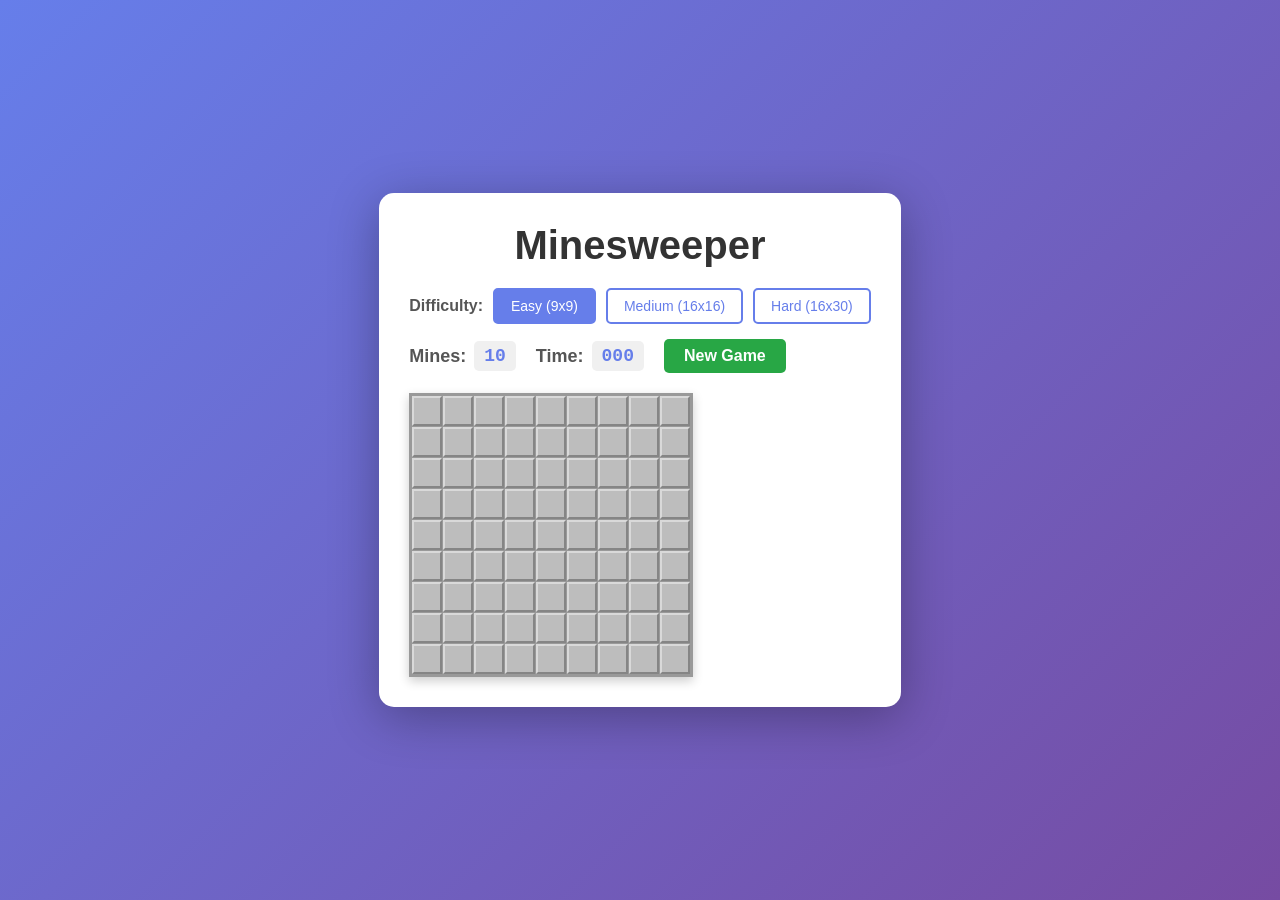
<file: index.html>
<!DOCTYPE html>
<html lang="en">
<head>
    <meta charset="UTF-8">
    <meta name="viewport" content="width=device-width, initial-scale=1.0">
    <title>Minesweeper Game</title>
    <link rel="stylesheet" href="style.css">
</head>
<body>
    <div class="container">
        <h1>Minesweeper</h1>

        <div class="controls">
            <div class="difficulty">
                <label>Difficulty:</label>
                <button id="easy" class="diff-btn active">Easy (9x9)</button>
                <button id="medium" class="diff-btn">Medium (16x16)</button>
                <button id="hard" class="diff-btn">Hard (16x30)</button>
            </div>

            <div class="game-info">
                <div class="info-item">
                    <span class="label">Mines:</span>
                    <span id="mines-count">10</span>
                </div>
                <div class="info-item">
                    <span class="label">Time:</span>
                    <span id="timer">000</span>
                </div>
                <button id="restart" class="restart-btn">New Game</button>
            </div>
        </div>

        <div id="game-board" class="game-board"></div>

        <div id="game-message" class="game-message hidden"></div>
    </div>

    <script src="script.js"></script>
</body>
</html>
</file>
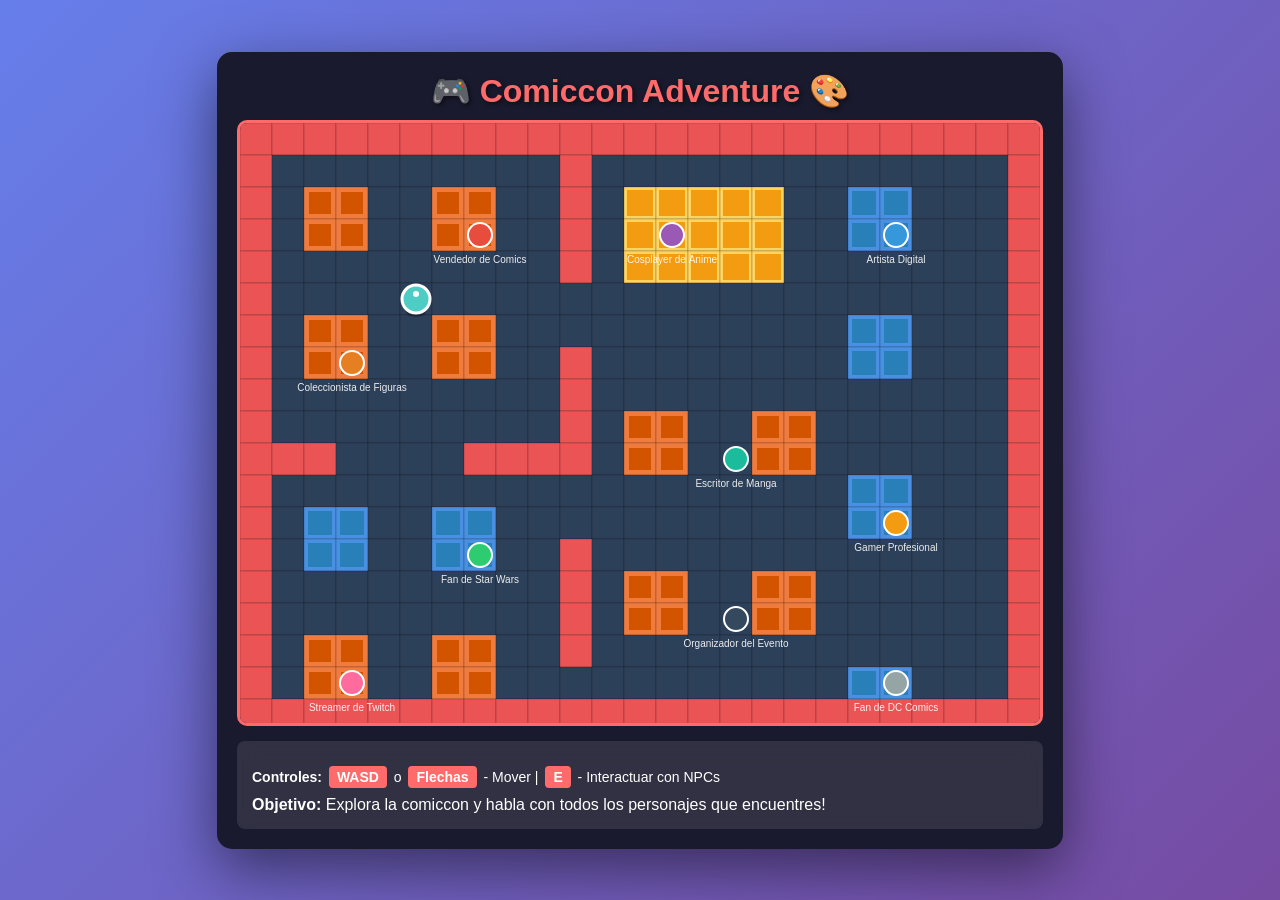
<file: comiccon-game.html>
<!DOCTYPE html>
<html lang="es">
<head>
    <meta charset="UTF-8">
    <meta name="viewport" content="width=device-width, initial-scale=1.0">
    <title>Comiccon Adventure - Mundo Abierto</title>
    <style>
        * {
            margin: 0;
            padding: 0;
            box-sizing: border-box;
        }

        body {
            font-family: 'Arial', sans-serif;
            background: linear-gradient(135deg, #667eea 0%, #764ba2 100%);
            display: flex;
            justify-content: center;
            align-items: center;
            min-height: 100vh;
            overflow: hidden;
        }

        #gameContainer {
            background: #1a1a2e;
            border-radius: 15px;
            box-shadow: 0 20px 60px rgba(0, 0, 0, 0.5);
            padding: 20px;
            max-width: 95vw;
        }

        #gameCanvas {
            border: 3px solid #ff6b6b;
            border-radius: 10px;
            background: #0f3460;
            display: block;
        }

        #gameInfo {
            color: white;
            margin-top: 15px;
            padding: 15px;
            background: rgba(255, 255, 255, 0.1);
            border-radius: 8px;
            backdrop-filter: blur(10px);
        }

        #dialogBox {
            display: none;
            position: absolute;
            bottom: 80px;
            left: 50%;
            transform: translateX(-50%);
            background: rgba(26, 26, 46, 0.95);
            border: 3px solid #ff6b6b;
            border-radius: 15px;
            padding: 20px;
            max-width: 600px;
            color: white;
            box-shadow: 0 10px 30px rgba(0, 0, 0, 0.7);
        }

        #dialogBox.active {
            display: block;
            animation: slideUp 0.3s ease-out;
        }

        @keyframes slideUp {
            from {
                transform: translateX(-50%) translateY(20px);
                opacity: 0;
            }
            to {
                transform: translateX(-50%) translateY(0);
                opacity: 1;
            }
        }

        #npcName {
            font-size: 18px;
            font-weight: bold;
            color: #ff6b6b;
            margin-bottom: 10px;
        }

        #dialogText {
            font-size: 16px;
            line-height: 1.6;
            margin-bottom: 10px;
        }

        #dialogHint {
            font-size: 12px;
            color: #aaa;
            text-align: right;
        }

        .controls {
            margin-top: 10px;
            font-size: 14px;
        }

        .key {
            display: inline-block;
            background: #ff6b6b;
            padding: 3px 8px;
            border-radius: 4px;
            margin: 0 3px;
            font-weight: bold;
        }

        h1 {
            color: #ff6b6b;
            text-align: center;
            margin-bottom: 10px;
            text-shadow: 2px 2px 4px rgba(0, 0, 0, 0.5);
        }
    </style>
</head>
<body>
    <div id="gameContainer">
        <h1>🎮 Comiccon Adventure 🎨</h1>
        <canvas id="gameCanvas" width="800" height="600"></canvas>
        <div id="gameInfo">
            <div class="controls">
                <strong>Controles:</strong>
                <span class="key">WASD</span> o <span class="key">Flechas</span> - Mover |
                <span class="key">E</span> - Interactuar con NPCs
            </div>
            <div style="margin-top: 8px;">
                <strong>Objetivo:</strong> Explora la comiccon y habla con todos los personajes que encuentres!
            </div>
        </div>
    </div>

    <div id="dialogBox">
        <div id="npcName"></div>
        <div id="dialogText"></div>
        <div id="dialogHint">Presiona E para cerrar</div>
    </div>

    <script>
        // Configuración del juego
        const canvas = document.getElementById('gameCanvas');
        const ctx = canvas.getContext('2d');
        const TILE_SIZE = 32;
        const COLS = Math.floor(canvas.width / TILE_SIZE);
        const ROWS = Math.floor(canvas.height / TILE_SIZE);

        // Estado del juego
        const game = {
            player: {
                x: 5,
                y: 5,
                color: '#4ecdc4',
                speed: 1
            },
            keys: {},
            dialogActive: false,
            currentNPC: null,
            camera: { x: 0, y: 0 }
        };

        // Definición del mapa (0 = piso, 1 = pared/obstáculo, 2 = stand, 3 = escenario, 4 = mesa)
        const worldMap = [
            [1,1,1,1,1,1,1,1,1,1,1,1,1,1,1,1,1,1,1,1,1,1,1,1,1],
            [1,0,0,0,0,0,0,0,0,0,1,0,0,0,0,0,0,0,0,0,0,0,0,0,1],
            [1,0,2,2,0,0,2,2,0,0,1,0,3,3,3,3,3,0,0,4,4,0,0,0,1],
            [1,0,2,2,0,0,2,2,0,0,1,0,3,3,3,3,3,0,0,4,4,0,0,0,1],
            [1,0,0,0,0,0,0,0,0,0,1,0,3,3,3,3,3,0,0,0,0,0,0,0,1],
            [1,0,0,0,0,0,0,0,0,0,0,0,0,0,0,0,0,0,0,0,0,0,0,0,1],
            [1,0,2,2,0,0,2,2,0,0,0,0,0,0,0,0,0,0,0,4,4,0,0,0,1],
            [1,0,2,2,0,0,2,2,0,0,1,0,0,0,0,0,0,0,0,4,4,0,0,0,1],
            [1,0,0,0,0,0,0,0,0,0,1,0,0,0,0,0,0,0,0,0,0,0,0,0,1],
            [1,0,0,0,0,0,0,0,0,0,1,0,2,2,0,0,2,2,0,0,0,0,0,0,1],
            [1,1,1,0,0,0,0,1,1,1,1,0,2,2,0,0,2,2,0,0,0,0,0,0,1],
            [1,0,0,0,0,0,0,0,0,0,0,0,0,0,0,0,0,0,0,4,4,0,0,0,1],
            [1,0,4,4,0,0,4,4,0,0,0,0,0,0,0,0,0,0,0,4,4,0,0,0,1],
            [1,0,4,4,0,0,4,4,0,0,1,0,0,0,0,0,0,0,0,0,0,0,0,0,1],
            [1,0,0,0,0,0,0,0,0,0,1,0,2,2,0,0,2,2,0,0,0,0,0,0,1],
            [1,0,0,0,0,0,0,0,0,0,1,0,2,2,0,0,2,2,0,0,0,0,0,0,1],
            [1,0,2,2,0,0,2,2,0,0,1,0,0,0,0,0,0,0,0,0,0,0,0,0,1],
            [1,0,2,2,0,0,2,2,0,0,0,0,0,0,0,0,0,0,0,4,4,0,0,0,1],
            [1,1,1,1,1,1,1,1,1,1,1,1,1,1,1,1,1,1,1,1,1,1,1,1,1]
        ];

        // Colores para diferentes tipos de tiles
        const tileColors = {
            0: '#2d4059',  // Piso
            1: '#ea5455',  // Pared
            2: '#f07b3f',  // Stand
            3: '#ffd460',  // Escenario
            4: '#4a90e2'   // Mesa
        };

        // NPCs en la comiccon
        const npcs = [
            {
                x: 7, y: 3,
                name: 'Vendedor de Comics',
                color: '#e74c3c',
                dialog: '¡Bienvenido a mi stand! Tengo los mejores comics de superhéroes. ¿Sabías que el primer comic de Superman se vendió por 3 millones de dólares? 🦸‍♂️'
            },
            {
                x: 13, y: 3,
                name: 'Cosplayer de Anime',
                color: '#9b59b6',
                dialog: '¡Konnichiwa! Me tomó 3 meses hacer este cosplay de mi personaje favorito. ¿Te gusta el anime? ¡Este evento es increíble! 🎌'
            },
            {
                x: 20, y: 3,
                name: 'Artista Digital',
                color: '#3498db',
                dialog: 'Estoy dibujando comisiones en vivo. Me especializo en arte digital de personajes. ¡Si quieres un retrato tuyo como superhéroe, avísame! 🎨'
            },
            {
                x: 3, y: 7,
                name: 'Coleccionista de Figuras',
                color: '#e67e22',
                dialog: 'Tengo más de 500 figuras en casa. Estas que ves aquí son ediciones limitadas muy raras. ¡Algunas valen más de $1000! 🗿'
            },
            {
                x: 15, y: 10,
                name: 'Escritor de Manga',
                color: '#1abc9c',
                dialog: 'Estoy promocionando mi nuevo manga. Se trata de un mundo donde los sueños se vuelven realidad. ¿Te gustaría leer el primer capítulo? 📚'
            },
            {
                x: 20, y: 12,
                name: 'Gamer Profesional',
                color: '#f39c12',
                dialog: 'Juego profesionalmente desde hace 5 años. Aquí estoy representando a mi equipo. ¿Juegas videojuegos? ¡Deberías unirte a nuestro torneo! 🎮'
            },
            {
                x: 7, y: 13,
                name: 'Fan de Star Wars',
                color: '#2ecc71',
                dialog: '¡Que la fuerza te acompañe! He visto todas las películas al menos 20 veces. Mi sable de luz es réplica exacta de la película. ⭐'
            },
            {
                x: 15, y: 15,
                name: 'Organizador del Evento',
                color: '#34495e',
                dialog: 'Gracias por venir a nuestra comiccon. Tenemos más de 2000 asistentes este año. ¡Espero que disfrutes todos los stands y actividades! 🎪'
            },
            {
                x: 3, y: 17,
                name: 'Streamer de Twitch',
                color: '#ff6b9d',
                dialog: '¡Estoy haciendo stream en vivo desde la comiccon! Tengo 50k seguidores. Si me ayudas a encontrar contenido interesante, te doy un shoutout. 📱'
            },
            {
                x: 20, y: 17,
                name: 'Fan de DC Comics',
                color: '#95a5a6',
                dialog: 'Batman es el mejor superhéroe, punto. No tiene superpoderes pero aún así salva el mundo. ¡Eso es lo que lo hace especial! 🦇'
            }
        ];

        // Sistema de Input
        document.addEventListener('keydown', (e) => {
            game.keys[e.key.toLowerCase()] = true;

            // Interacción con NPCs
            if (e.key.toLowerCase() === 'e') {
                if (game.dialogActive) {
                    closeDialog();
                } else {
                    checkNPCInteraction();
                }
            }
        });

        document.addEventListener('keyup', (e) => {
            game.keys[e.key.toLowerCase()] = false;
        });

        // Movimiento del jugador
        function updatePlayer() {
            if (game.dialogActive) return;

            const oldX = game.player.x;
            const oldY = game.player.y;

            // Movimiento con WASD o flechas
            if (game.keys['w'] || game.keys['arrowup']) {
                game.player.y -= game.player.speed;
            }
            if (game.keys['s'] || game.keys['arrowdown']) {
                game.player.y += game.player.speed;
            }
            if (game.keys['a'] || game.keys['arrowleft']) {
                game.player.x -= game.player.speed;
            }
            if (game.keys['d'] || game.keys['arrowright']) {
                game.player.x += game.player.speed;
            }

            // Verificar colisiones con el mapa
            if (isColliding(game.player.x, game.player.y)) {
                game.player.x = oldX;
                game.player.y = oldY;
            }

            // Verificar colisiones con NPCs
            for (let npc of npcs) {
                if (isCollidingWithNPC(game.player.x, game.player.y, npc)) {
                    game.player.x = oldX;
                    game.player.y = oldY;
                    break;
                }
            }

            // Mantener al jugador dentro de los límites
            game.player.x = Math.max(0, Math.min(worldMap[0].length - 1, game.player.x));
            game.player.y = Math.max(0, Math.min(worldMap.length - 1, game.player.y));
        }

        // Detectar colisiones con el mapa
        function isColliding(x, y) {
            const gridX = Math.floor(x);
            const gridY = Math.floor(y);

            if (gridY < 0 || gridY >= worldMap.length || gridX < 0 || gridX >= worldMap[0].length) {
                return true;
            }

            return worldMap[gridY][gridX] === 1;
        }

        // Detectar colisiones con NPCs
        function isCollidingWithNPC(x, y, npc) {
            const distance = Math.sqrt(Math.pow(x - npc.x, 2) + Math.pow(y - npc.y, 2));
            return distance < 0.8;
        }

        // Verificar interacción con NPCs
        function checkNPCInteraction() {
            for (let npc of npcs) {
                const distance = Math.sqrt(
                    Math.pow(game.player.x - npc.x, 2) +
                    Math.pow(game.player.y - npc.y, 2)
                );

                if (distance < 1.5) {
                    showDialog(npc);
                    return;
                }
            }
        }

        // Mostrar diálogo
        function showDialog(npc) {
            game.dialogActive = true;
            game.currentNPC = npc;

            const dialogBox = document.getElementById('dialogBox');
            const npcName = document.getElementById('npcName');
            const dialogText = document.getElementById('dialogText');

            npcName.textContent = npc.name;
            dialogText.textContent = npc.dialog;
            dialogBox.classList.add('active');
        }

        // Cerrar diálogo
        function closeDialog() {
            game.dialogActive = false;
            game.currentNPC = null;

            const dialogBox = document.getElementById('dialogBox');
            dialogBox.classList.remove('active');
        }

        // Renderizar el mapa
        function drawMap() {
            for (let row = 0; row < worldMap.length; row++) {
                for (let col = 0; col < worldMap[row].length; col++) {
                    const tile = worldMap[row][col];
                    const x = col * TILE_SIZE;
                    const y = row * TILE_SIZE;

                    ctx.fillStyle = tileColors[tile];
                    ctx.fillRect(x, y, TILE_SIZE, TILE_SIZE);

                    // Bordes de tiles
                    ctx.strokeStyle = 'rgba(0, 0, 0, 0.2)';
                    ctx.lineWidth = 1;
                    ctx.strokeRect(x, y, TILE_SIZE, TILE_SIZE);

                    // Decoración extra para stands y escenario
                    if (tile === 2) {
                        ctx.fillStyle = '#d35400';
                        ctx.fillRect(x + 5, y + 5, TILE_SIZE - 10, TILE_SIZE - 10);
                    } else if (tile === 3) {
                        ctx.fillStyle = '#f39c12';
                        ctx.fillRect(x + 3, y + 3, TILE_SIZE - 6, TILE_SIZE - 6);
                    } else if (tile === 4) {
                        ctx.fillStyle = '#2980b9';
                        ctx.fillRect(x + 4, y + 4, TILE_SIZE - 8, TILE_SIZE - 8);
                    }
                }
            }
        }

        // Renderizar NPCs
        function drawNPCs() {
            for (let npc of npcs) {
                const x = npc.x * TILE_SIZE;
                const y = npc.y * TILE_SIZE;

                // Cuerpo del NPC
                ctx.fillStyle = npc.color;
                ctx.beginPath();
                ctx.arc(x + TILE_SIZE/2, y + TILE_SIZE/2, 12, 0, Math.PI * 2);
                ctx.fill();

                // Borde
                ctx.strokeStyle = '#fff';
                ctx.lineWidth = 2;
                ctx.stroke();

                // Indicador de interacción si está cerca
                const distance = Math.sqrt(
                    Math.pow(game.player.x - npc.x, 2) +
                    Math.pow(game.player.y - npc.y, 2)
                );

                if (distance < 1.5) {
                    ctx.fillStyle = '#fff';
                    ctx.font = 'bold 14px Arial';
                    ctx.textAlign = 'center';
                    ctx.fillText('E', x + TILE_SIZE/2, y - 8);

                    // Indicador flotante
                    const bounce = Math.sin(Date.now() / 200) * 3;
                    ctx.fillStyle = 'rgba(255, 255, 255, 0.8)';
                    ctx.beginPath();
                    ctx.arc(x + TILE_SIZE/2, y - 20 + bounce, 4, 0, Math.PI * 2);
                    ctx.fill();
                }

                // Nombre del NPC (pequeño)
                ctx.fillStyle = 'rgba(255, 255, 255, 0.9)';
                ctx.font = '10px Arial';
                ctx.textAlign = 'center';
                ctx.fillText(npc.name, x + TILE_SIZE/2, y + TILE_SIZE + 12);
            }
        }

        // Renderizar jugador
        function drawPlayer() {
            const x = game.player.x * TILE_SIZE;
            const y = game.player.y * TILE_SIZE;

            // Sombra
            ctx.fillStyle = 'rgba(0, 0, 0, 0.3)';
            ctx.beginPath();
            ctx.ellipse(x + TILE_SIZE/2, y + TILE_SIZE - 3, 10, 5, 0, 0, Math.PI * 2);
            ctx.fill();

            // Cuerpo del jugador
            ctx.fillStyle = game.player.color;
            ctx.beginPath();
            ctx.arc(x + TILE_SIZE/2, y + TILE_SIZE/2, 14, 0, Math.PI * 2);
            ctx.fill();

            // Borde
            ctx.strokeStyle = '#fff';
            ctx.lineWidth = 3;
            ctx.stroke();

            // Indicador de dirección
            ctx.fillStyle = '#fff';
            ctx.beginPath();
            ctx.arc(x + TILE_SIZE/2, y + TILE_SIZE/2 - 5, 3, 0, Math.PI * 2);
            ctx.fill();
        }

        // Loop principal del juego
        function gameLoop() {
            // Limpiar canvas
            ctx.clearRect(0, 0, canvas.width, canvas.height);

            // Actualizar
            updatePlayer();

            // Renderizar
            drawMap();
            drawNPCs();
            drawPlayer();

            requestAnimationFrame(gameLoop);
        }

        // Iniciar el juego
        console.log('🎮 Comiccon Adventure - Juego iniciado!');
        console.log('Explora el mundo y habla con los NPCs usando la tecla E');
        gameLoop();
    </script>
</body>
</html>
</file>
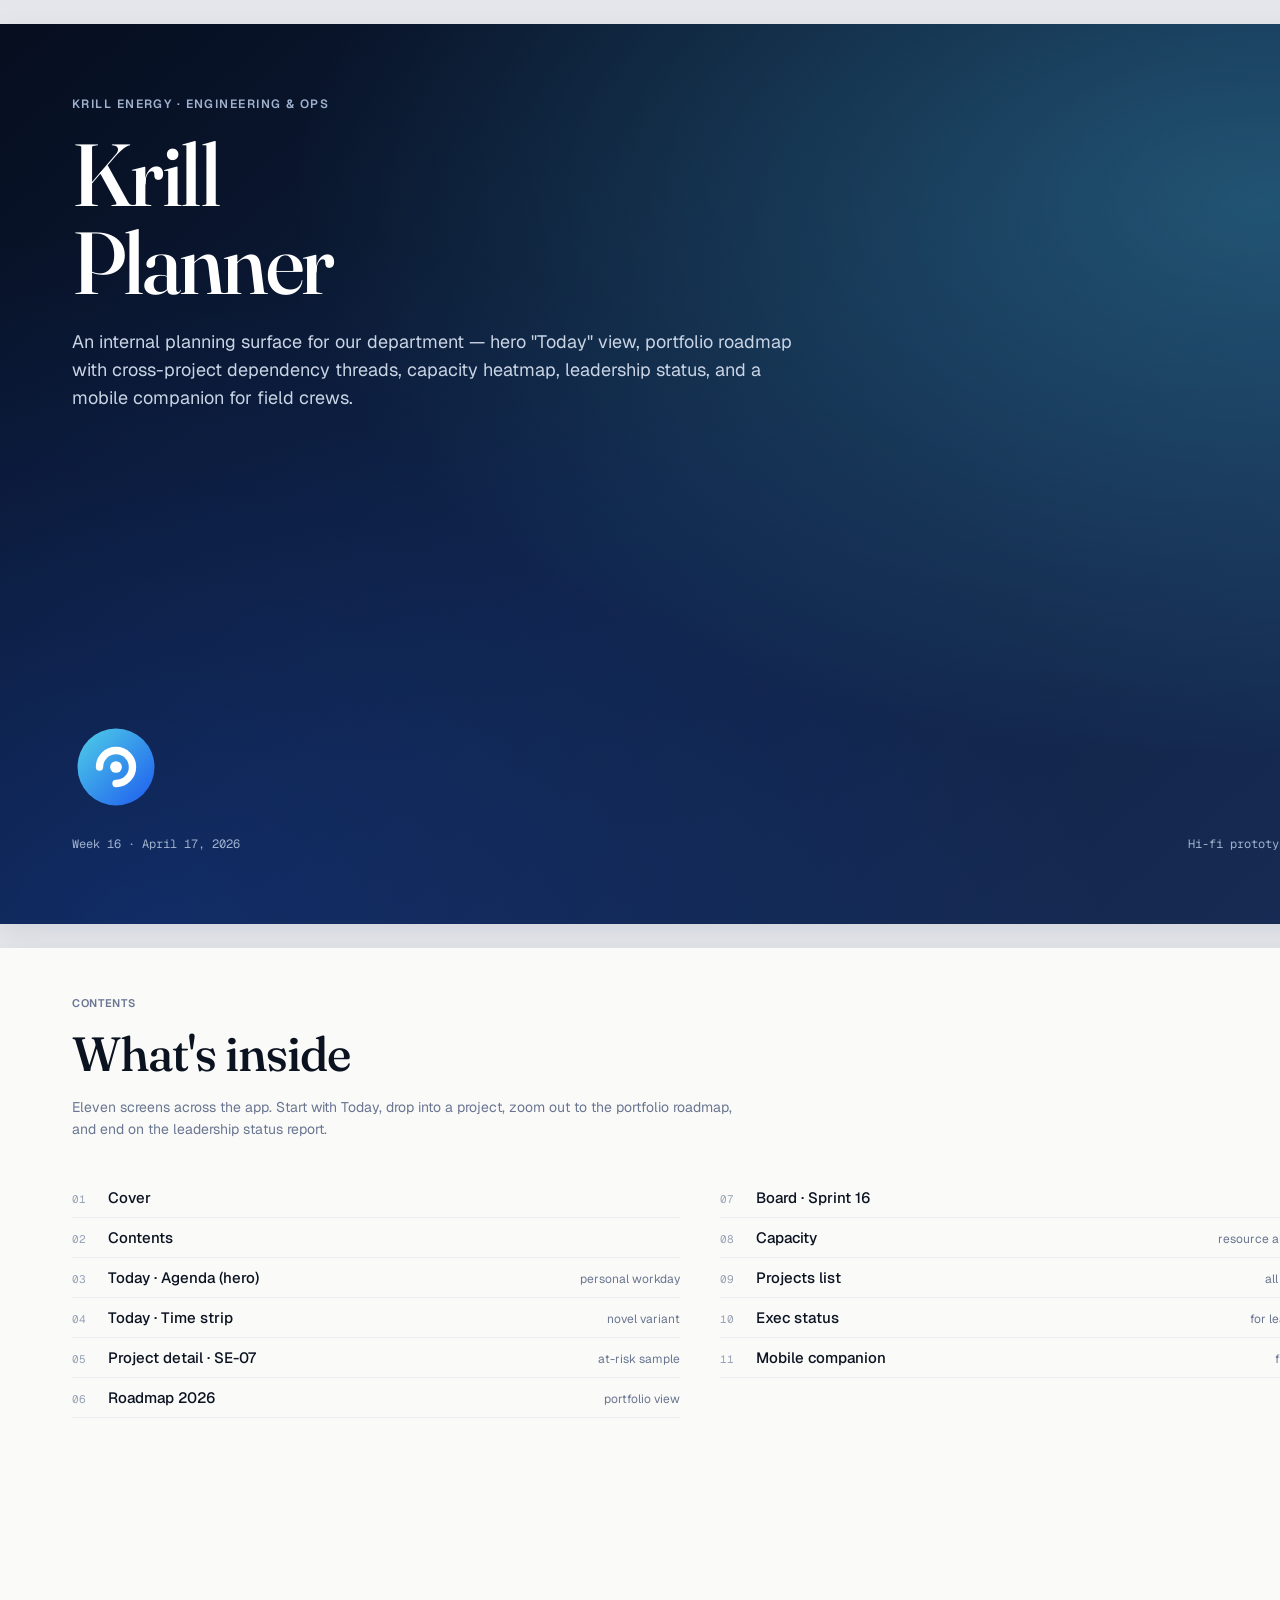
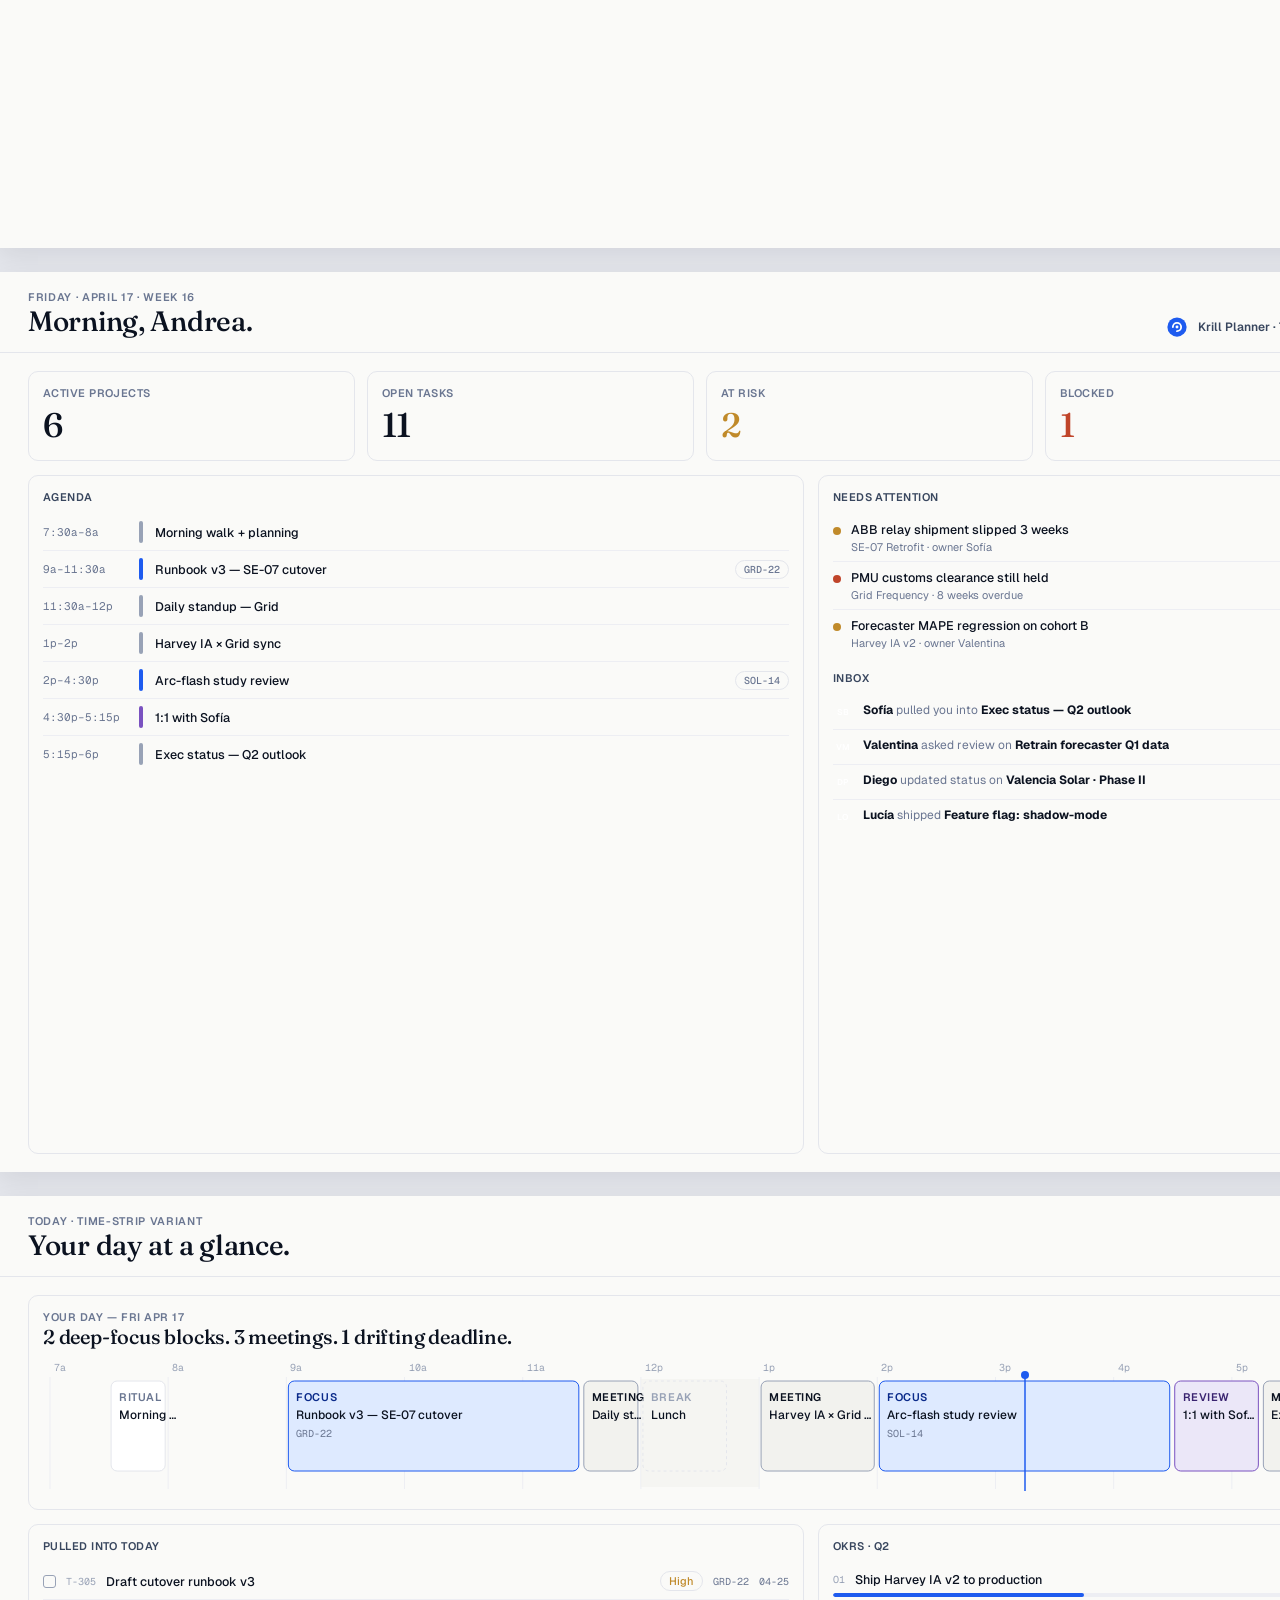
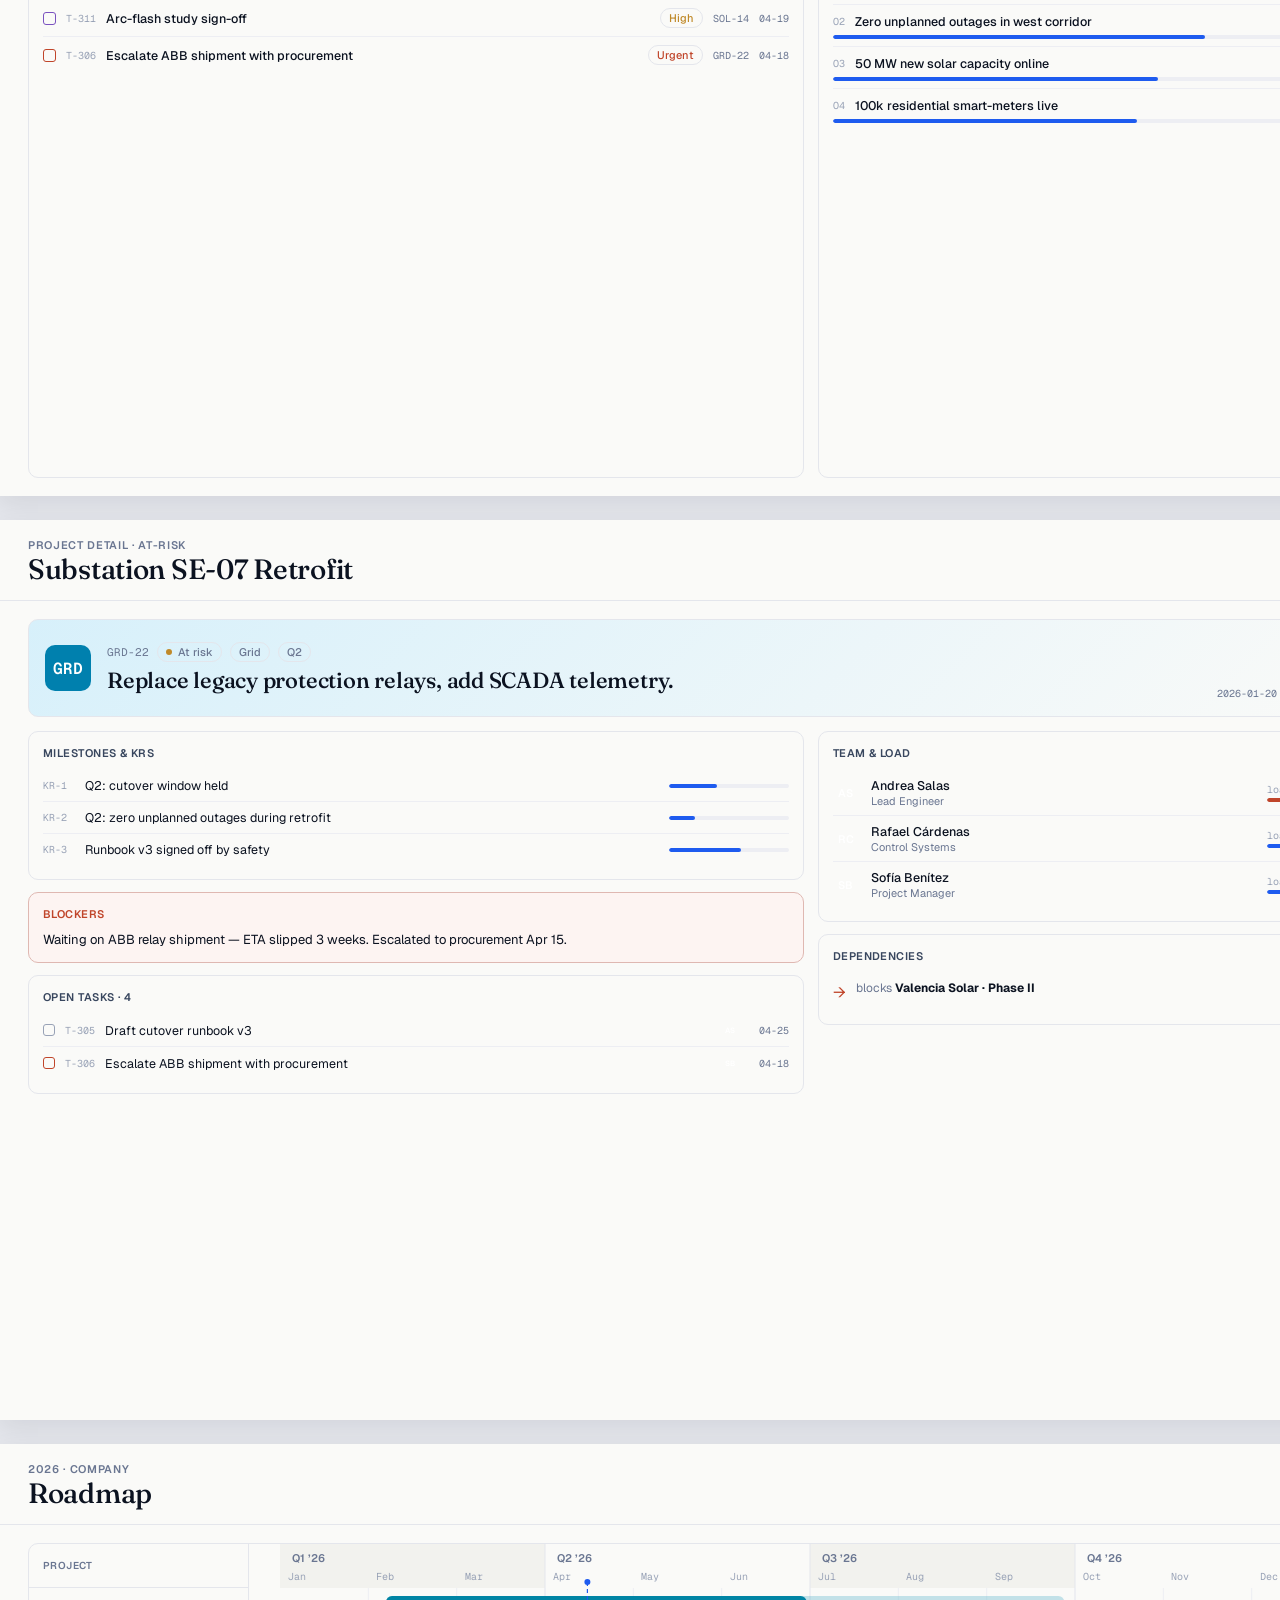
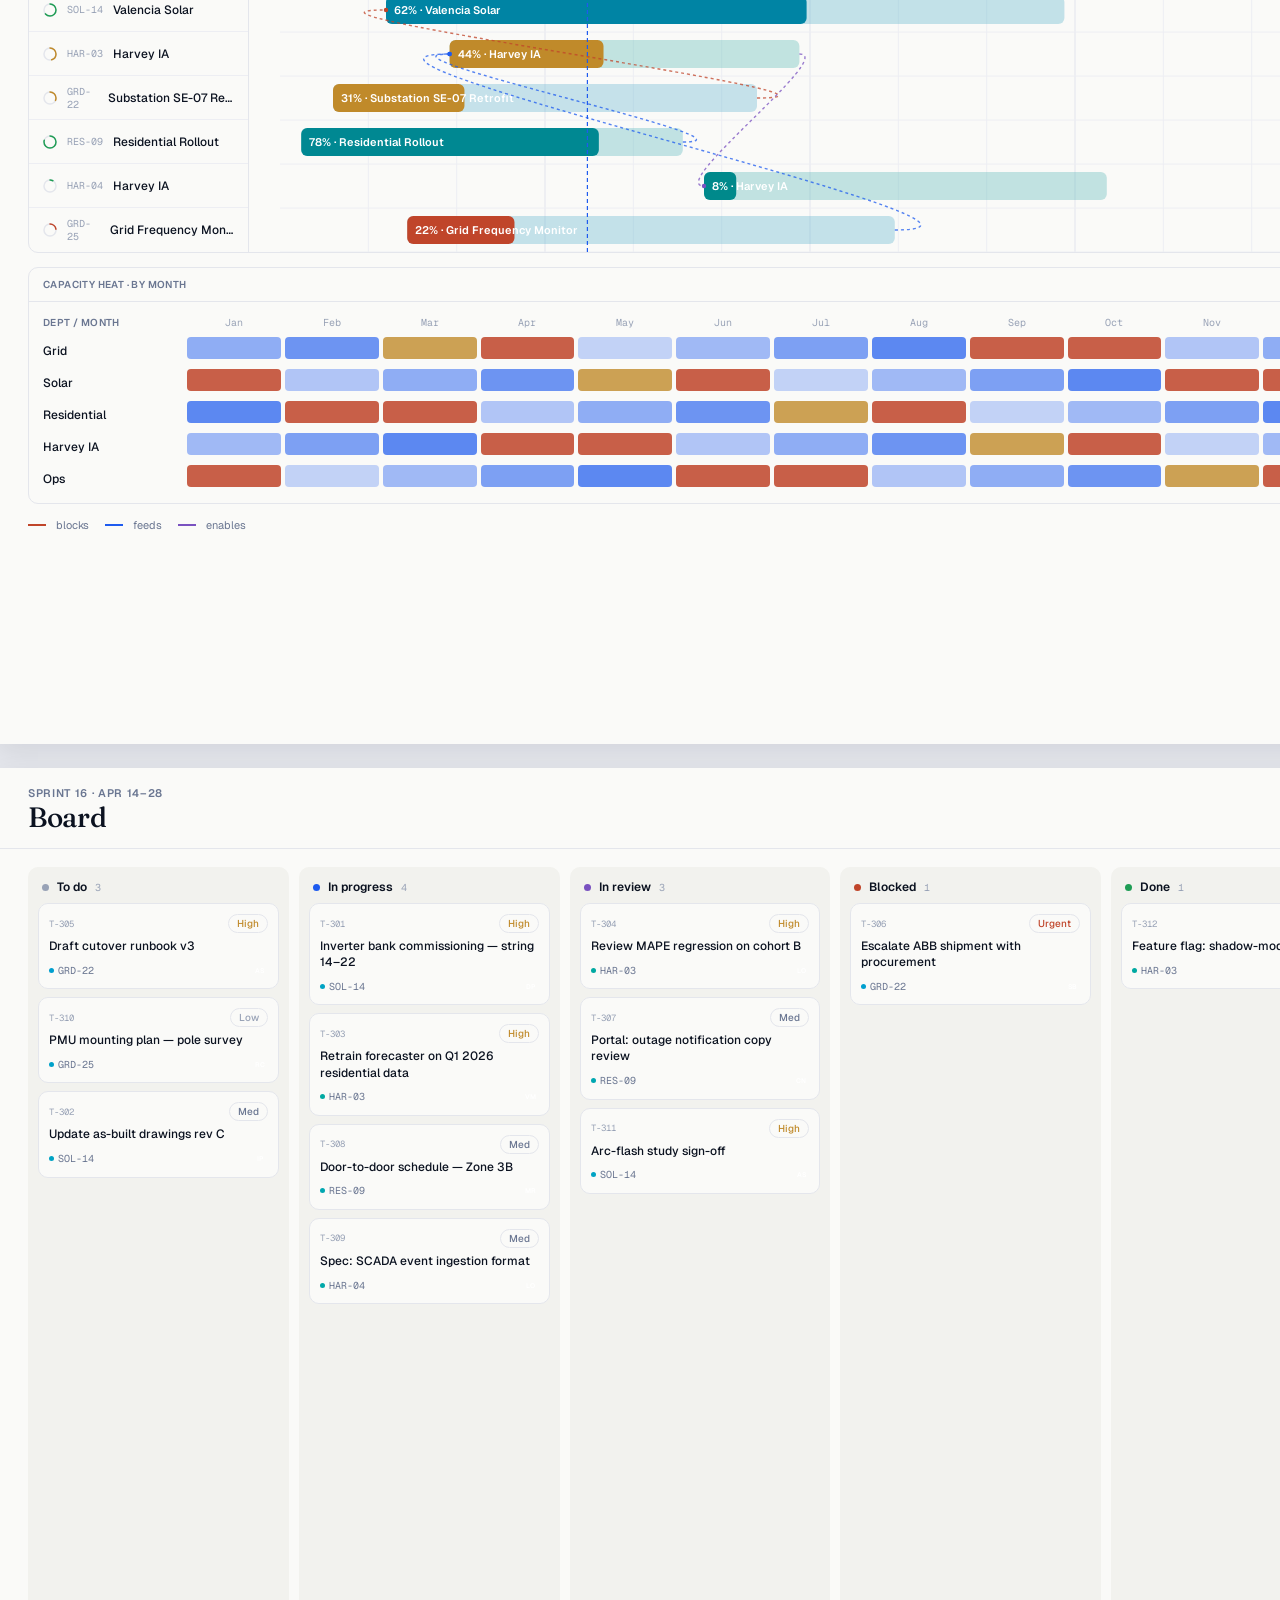
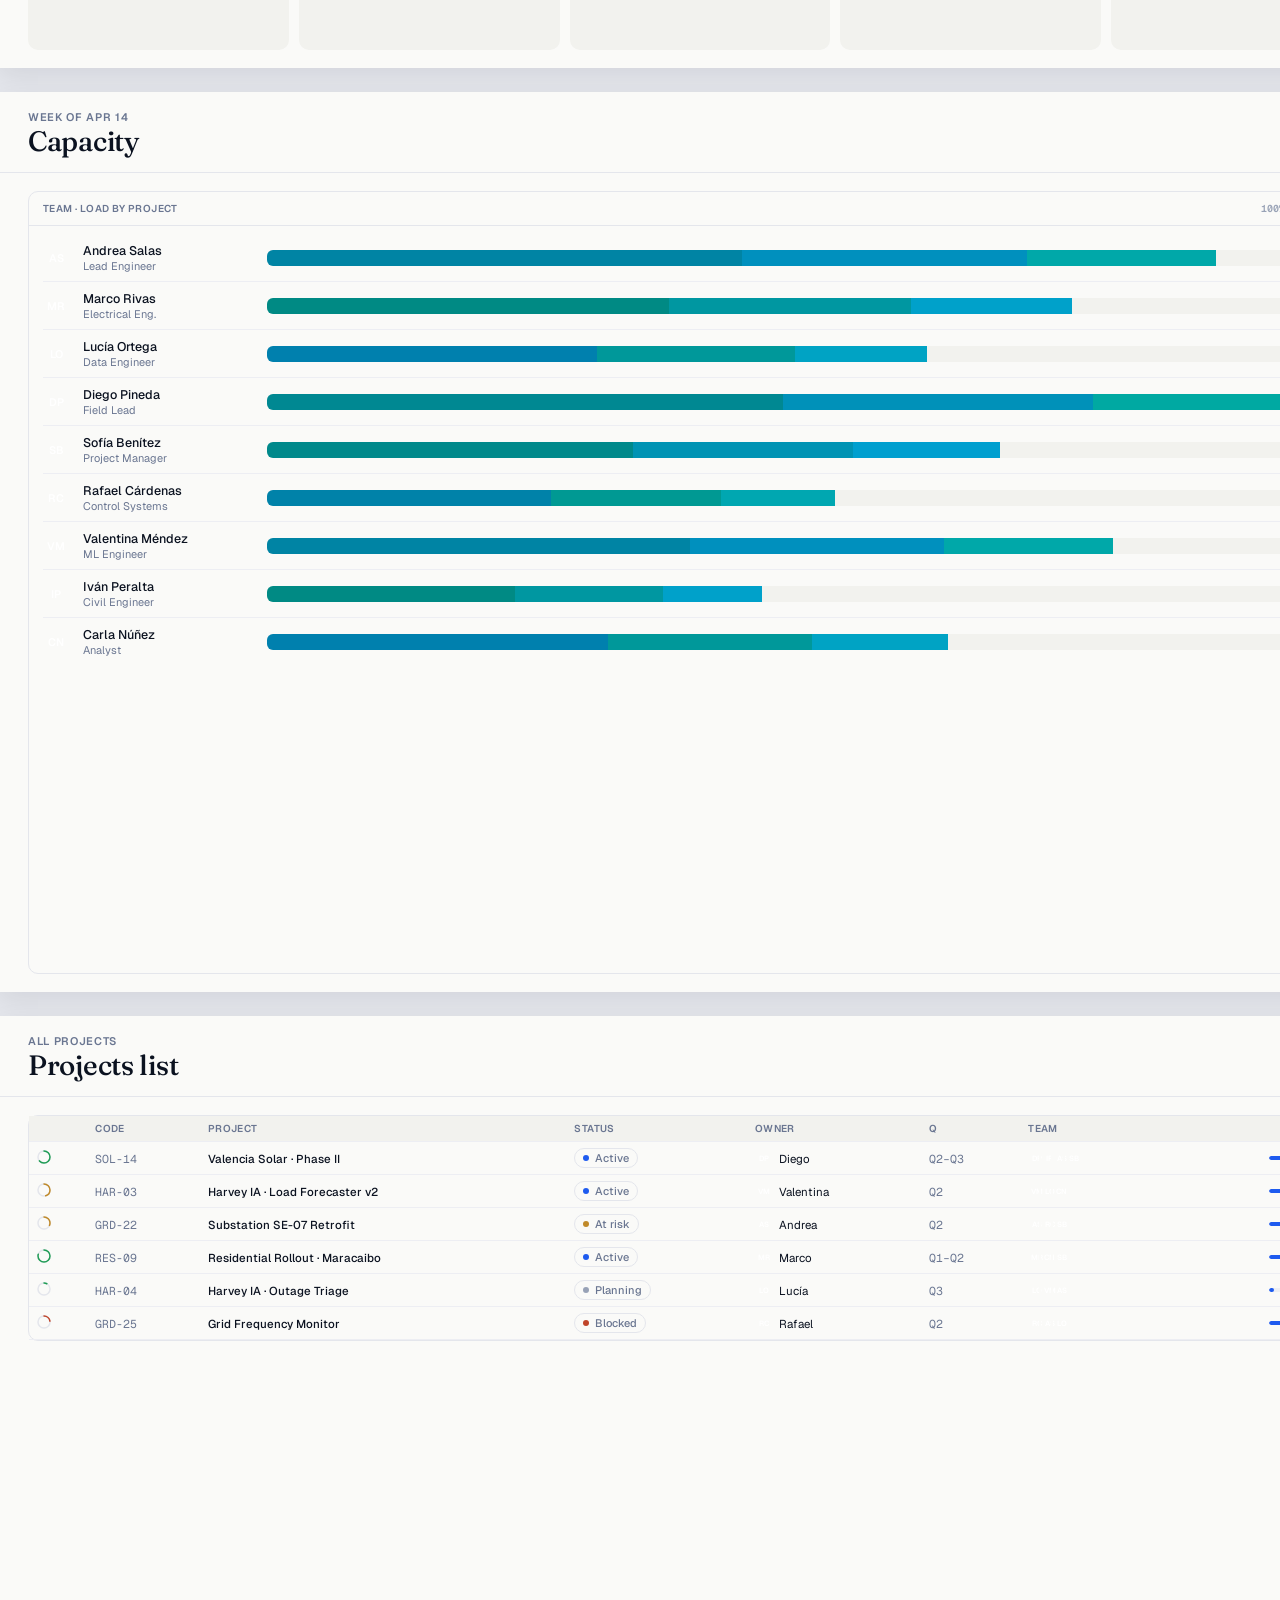
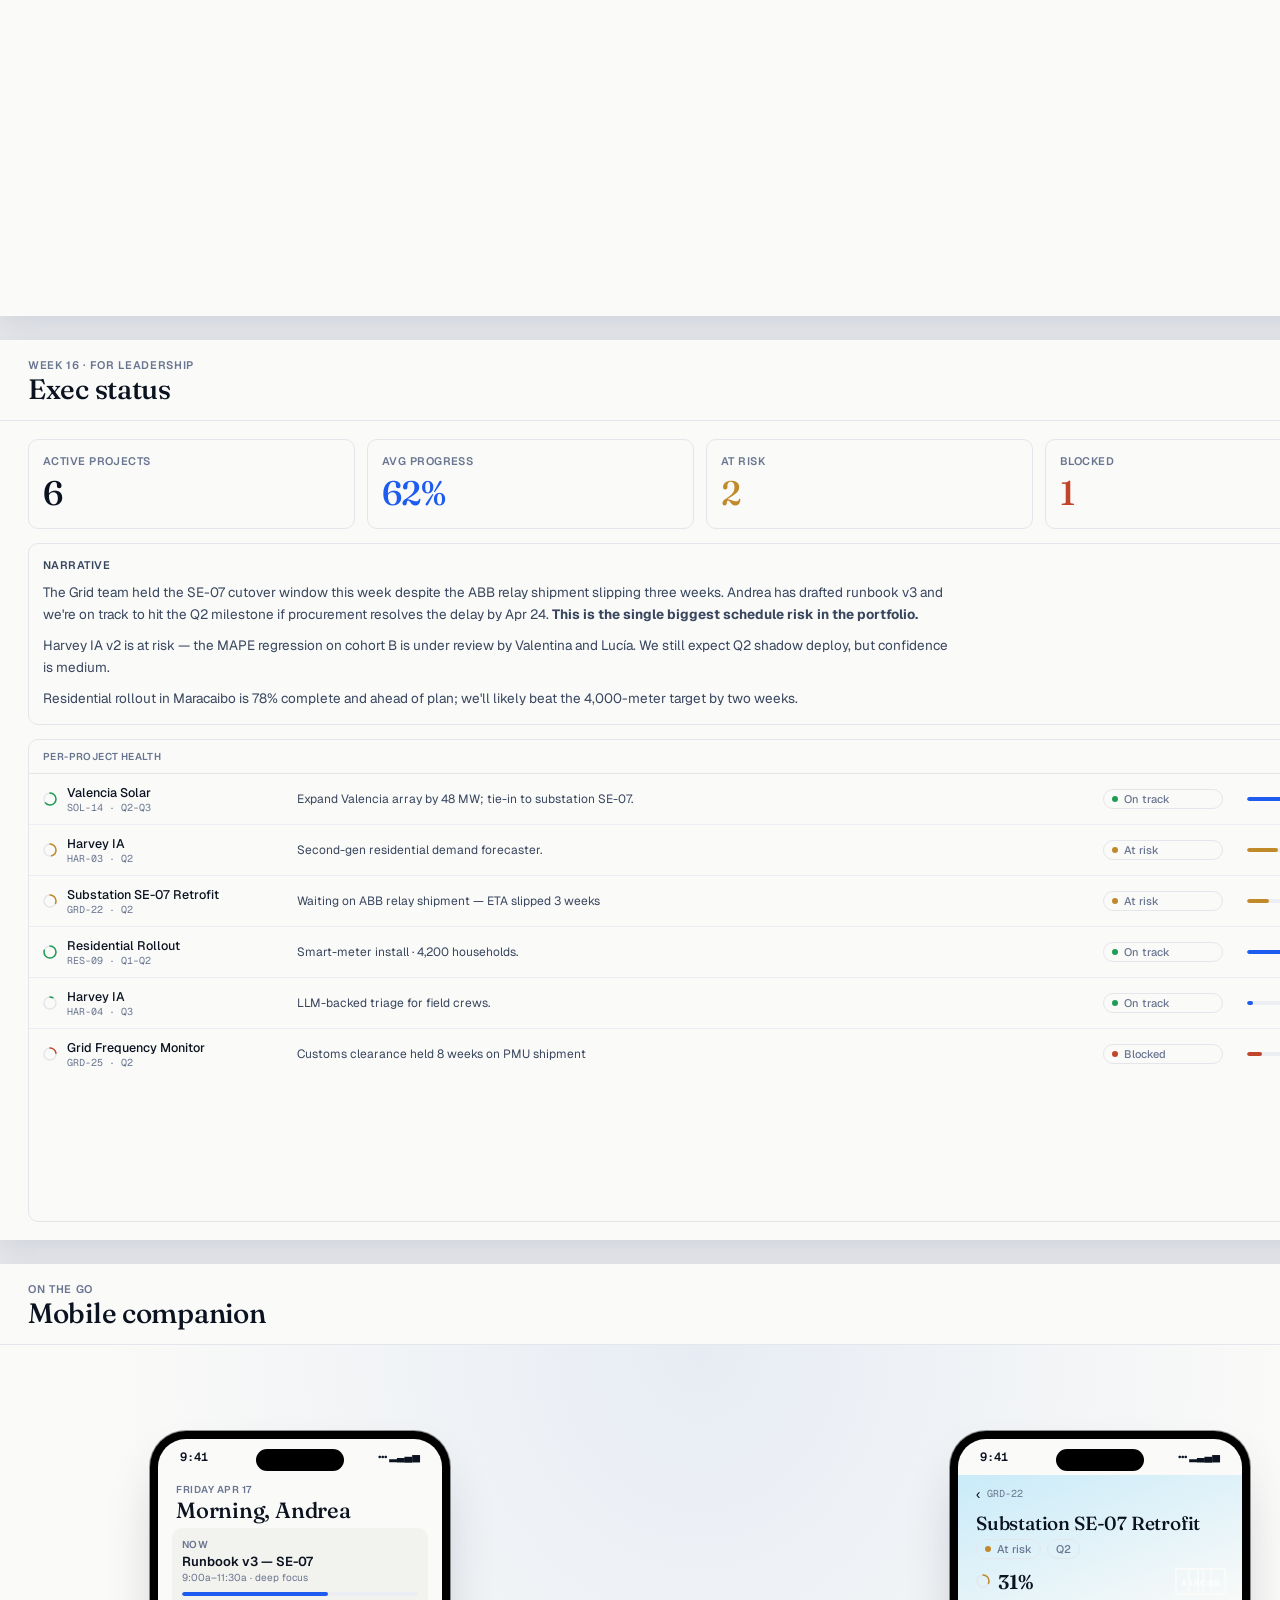
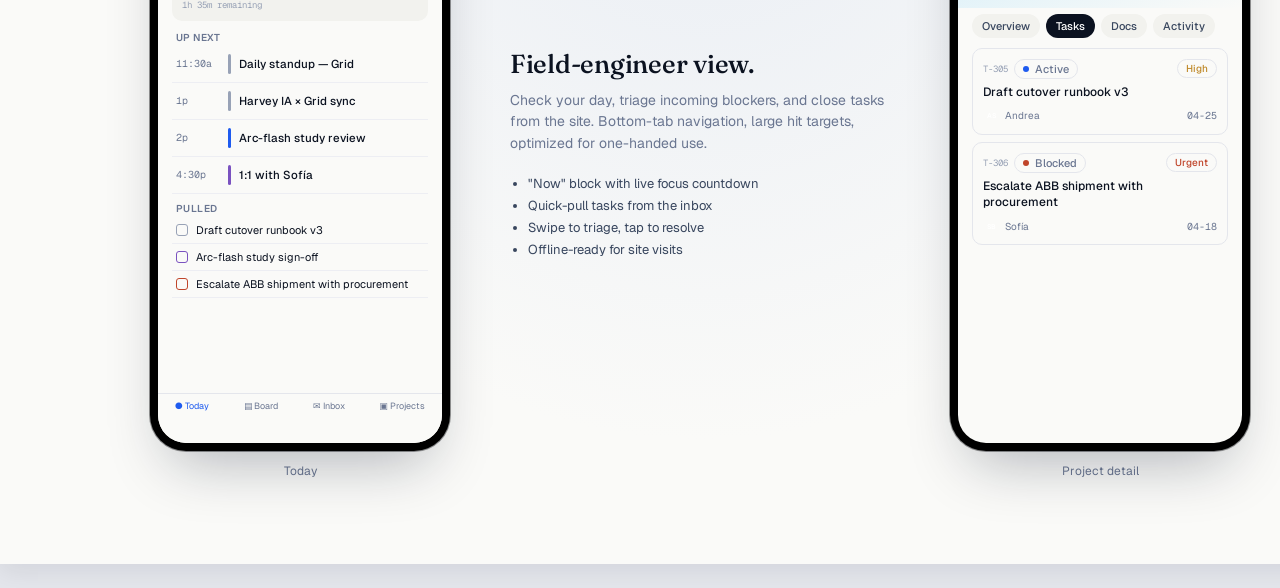
<file: krill_planner/Krill Planner-print.html>
<!doctype html>
<html lang="en">
<head>
<meta charset="utf-8" />
<meta name="viewport" content="width=device-width, initial-scale=1" />
<title>Krill Planner — Print</title>
<link rel="preconnect" href="https://fonts.googleapis.com" />
<link rel="preconnect" href="https://fonts.gstatic.com" crossorigin />
<link href="https://fonts.googleapis.com/css2?family=Geist:wght@300;400;500;600;700&family=Geist+Mono:wght@400;500;600&family=Fraunces:opsz,wght@9..144,400;9..144,500;9..144,600&display=swap" rel="stylesheet" />
<style>
  :root{
    --navy-950:#060e1f; --navy-900:#0a1830; --navy-800:#0f2142; --navy-700:#172c55;
    --navy-600:#23406e; --navy-500:#3a5a8a; --navy-400:#6a83a8; --navy-300:#9fb1cd;
    --navy-200:#c9d4e4; --navy-100:#e7ecf4; --navy-050:#f3f5fa;
    --paper:#fafaf8; --paper-2:#f2f2ee;
    --ink:#0b1220; --ink-2:#38465e; --ink-3:#6a7691; --ink-4:#98a2b6;
    --line:#e4e6ec; --line-2:#edeef3;
    --accent:#1E5BEF; --accent-2:#4FD0E7;
    --accent-ink:#0a2a8a; --accent-wash: color-mix(in oklab, var(--accent) 10%, white);
    --ok:#1f9d55; --warn:#c08a2a; --risk:#c0452a;
    --row-h:40px; --pad-y:10px; --pad-x:14px; --radius:10px; --radius-sm:6px;
    --font-sans:'Geist', ui-sans-serif, system-ui, -apple-system, 'Segoe UI', Helvetica, Arial, sans-serif;
    --font-mono:'Geist Mono', ui-monospace, 'SF Mono', Menlo, monospace;
    --font-serif:'Fraunces', ui-serif, Georgia, serif;
  }
  *{box-sizing:border-box}
  html,body{margin:0;padding:0;background:#e4e6ec;color:var(--ink);font-family:var(--font-sans);-webkit-font-smoothing:antialiased;}
  a{color:inherit;text-decoration:none}

  .page{
    width: 1400px; height: 900px;
    background: var(--paper);
    margin: 24px auto;
    padding: 0;
    box-shadow: 0 8px 24px rgba(6,14,31,.08);
    position: relative;
    overflow: hidden;
    page-break-after: always;
    break-after: page;
    display: flex;
    flex-direction: column;
  }
  .page:last-child{page-break-after:auto;break-after:auto}

  .ph{
    padding:18px 28px 14px; display:flex; align-items:flex-end; justify-content:space-between;
    border-bottom:1px solid var(--line); flex:none;
  }
  .ph h1{margin:0; font-family:var(--font-serif); font-weight:500; font-size:28px; letter-spacing:-0.01em}
  .ph .eye{font-size:11px; color:var(--ink-3); letter-spacing:.06em; text-transform:uppercase; font-weight:600}
  .ph .meta{font-size:11px; color:var(--ink-3); font-family:var(--font-mono)}
  .ph .brand{display:flex;align-items:center;gap:10px}
  .ph .brand-name{font-size:12px;font-weight:600;color:var(--ink-2)}
  .body{flex:1; padding:18px 28px; overflow:hidden; display:flex; flex-direction:column; gap:14px}

  .card{background:var(--paper); border:1px solid var(--line); border-radius:var(--radius); padding:14px}
  .card-title{font-size:11px;font-weight:600;color:var(--ink-2);letter-spacing:.04em;text-transform:uppercase;margin-bottom:10px}
  .mono{font-family:var(--font-mono)}
  .serif{font-family:var(--font-serif); font-weight:500; letter-spacing:-0.01em}
  .pill{display:inline-flex;align-items:center;gap:6px;padding:2px 8px;border-radius:999px;border:1px solid var(--line);font-size:11px;color:var(--ink-3);font-weight:500;white-space:nowrap}
  .dot{width:6px;height:6px;border-radius:6px;display:inline-block;vertical-align:middle}
  .grid-2{display:grid;grid-template-columns:1.4fr 1fr;gap:14px}
  .grid-3{display:grid;grid-template-columns:repeat(3,1fr);gap:12px}
  .grid-4{display:grid;grid-template-columns:repeat(4,1fr);gap:12px}
  .row{display:flex;align-items:center;gap:10px}
  .bar{height:4px;background:var(--line-2);border-radius:4px;overflow:hidden}
  .bar > span{display:block;height:100%;background:var(--accent);border-radius:4px}
  .avatar{width:22px;height:22px;border-radius:22px;color:white;display:inline-flex;align-items:center;justify-content:center;font-size:10px;font-weight:600;flex:none}
  .orb{width:14px;height:14px;border-radius:14px;border:1.5px solid var(--line);position:relative;flex:none;background:conic-gradient(var(--accent) calc(var(--p,60) * 1%), transparent 0)}

  /* Today strip */
  .strip{height:130px;position:relative;padding:10px 16px;background:var(--paper);border:1px solid var(--line);border-radius:10px}

  /* Roadmap table */
  table.rm{width:100%;border-collapse:collapse;font-size:11.5px}
  table.rm th, table.rm td{padding:6px 8px;border-bottom:1px solid var(--line-2);text-align:left;vertical-align:middle}
  table.rm th{font-size:10px;color:var(--ink-3);text-transform:uppercase;letter-spacing:.04em;font-weight:600;background:var(--paper-2)}

  /* stat tiles */
  .stat{border:1px solid var(--line);border-radius:10px;padding:14px;background:var(--paper)}
  .stat .n{font-family:var(--font-serif);font-weight:500;font-size:34px;letter-spacing:-0.02em;margin-top:4px}

  /* TOC */
  .toc{padding:48px 72px;display:flex;flex-direction:column;gap:14px;height:100%;background:var(--paper)}
  .toc h1{font-family:var(--font-serif);font-weight:500;font-size:48px;letter-spacing:-0.02em;margin:0}
  .toc .sub{font-size:14px;color:var(--ink-3);max-width:680px;text-wrap:pretty;line-height:1.55}
  .toc ol{margin:24px 0 0;padding:0;list-style:none;columns:2;column-gap:40px}
  .toc ol li{padding:10px 0;border-bottom:1px solid var(--line-2);display:flex;gap:12px;align-items:baseline;break-inside:avoid}
  .toc ol li .num{font-family:var(--font-mono);font-size:11px;color:var(--ink-4);width:24px}
  .toc ol li .t{flex:1;font-size:15px;font-weight:500}
  .toc ol li .d{font-size:12px;color:var(--ink-3)}

  .cover{
    position:relative; height:100%;
    background: linear-gradient(140deg, var(--navy-950) 0%, var(--navy-800) 50%, var(--navy-700) 100%);
    color:white; padding:72px; display:flex; flex-direction:column; justify-content:space-between;
    -webkit-print-color-adjust:exact; print-color-adjust:exact;
  }
  .cover::before{
    content:''; position:absolute; inset:0;
    background: radial-gradient(ellipse at 90% 20%, color-mix(in oklab, var(--accent-2) 40%, transparent), transparent 55%),
                radial-gradient(ellipse at 10% 100%, color-mix(in oklab, var(--accent) 30%, transparent), transparent 55%);
    opacity:.7; pointer-events:none;
  }
  .cover *{position:relative}
  .cover .tag{font-size:12px;letter-spacing:.12em;text-transform:uppercase;color:var(--navy-300);font-weight:600}
  .cover h1{font-family:var(--font-serif);font-weight:500;font-size:88px;line-height:1;letter-spacing:-0.03em;margin:18px 0 0}
  .cover .lead{font-size:18px;color:var(--navy-200);max-width:720px;margin-top:22px;line-height:1.55}
  .cover .footline{display:flex;justify-content:space-between;align-items:flex-end;font-size:12px;color:var(--navy-300);font-family:var(--font-mono)}

  /* PRINT RULES */
  @page { size: 1400px 900px; margin: 0; }
  @media print {
    html,body{background:white}
    .page{margin:0;box-shadow:none;width:1400px;height:900px}
    body{-webkit-print-color-adjust:exact;print-color-adjust:exact;color-adjust:exact}
    *{-webkit-print-color-adjust:exact;print-color-adjust:exact}
  }
</style>
</head>
<body>

<!-- 1. COVER -->
<section class="page">
  <div class="cover">
    <div>
      <div class="tag">Krill Energy · Engineering &amp; Ops</div>
      <h1>Krill<br/>Planner</h1>
      <div class="lead">An internal planning surface for our department — hero "Today" view, portfolio roadmap with cross-project dependency threads, capacity heatmap, leadership status, and a mobile companion for field crews.</div>
    </div>
    <div>
      <svg width="88" height="88" viewBox="0 0 24 24"><defs><linearGradient id="kg" x1="0" x2="1" y1="0" y2="1"><stop offset="0" stop-color="#4FD0E7"/><stop offset="1" stop-color="#1E5BEF"/></linearGradient></defs><circle cx="12" cy="12" r="10.5" fill="url(#kg)"/><path d="M7.5 12a4.5 4.5 0 1 1 4.5 4.5" fill="none" stroke="white" stroke-width="2" stroke-linecap="round"/><circle cx="12" cy="12" r="1.6" fill="white"/></svg>
      <div class="footline" style="margin-top:20px">
        <span>Week 16 · April 17, 2026</span>
        <span>Hi-fi prototype · v1</span>
      </div>
    </div>
  </div>
</section>

<!-- 2. TOC -->
<section class="page">
  <div class="toc">
    <div class="tag" style="font-size:11px;letter-spacing:.06em;text-transform:uppercase;color:var(--ink-3);font-weight:600">Contents</div>
    <h1>What's inside</h1>
    <div class="sub">Eleven screens across the app. Start with Today, drop into a project, zoom out to the portfolio roadmap, and end on the leadership status report.</div>
    <ol>
      <li><span class="num">01</span><span class="t">Cover</span></li>
      <li><span class="num">02</span><span class="t">Contents</span></li>
      <li><span class="num">03</span><span class="t">Today · Agenda (hero)</span><span class="d">personal workday</span></li>
      <li><span class="num">04</span><span class="t">Today · Time strip</span><span class="d">novel variant</span></li>
      <li><span class="num">05</span><span class="t">Project detail · SE-07</span><span class="d">at-risk sample</span></li>
      <li><span class="num">06</span><span class="t">Roadmap 2026</span><span class="d">portfolio view</span></li>
      <li><span class="num">07</span><span class="t">Board · Sprint 16</span><span class="d">kanban</span></li>
      <li><span class="num">08</span><span class="t">Capacity</span><span class="d">resource allocation</span></li>
      <li><span class="num">09</span><span class="t">Projects list</span><span class="d">all projects</span></li>
      <li><span class="num">10</span><span class="t">Exec status</span><span class="d">for leadership</span></li>
      <li><span class="num">11</span><span class="t">Mobile companion</span><span class="d">field view</span></li>
    </ol>
  </div>
</section>

<!-- 3. TODAY (agenda / classic variant) -->
<section class="page" id="today-agenda">
  <div class="ph">
    <div>
      <div class="eye">Friday · April 17 · Week 16</div>
      <h1>Morning, Andrea.</h1>
    </div>
    <div class="brand"><svg width="22" height="22" viewBox="0 0 24 24"><circle cx="12" cy="12" r="10.5" fill="#1E5BEF"/><path d="M7.5 12a4.5 4.5 0 1 1 4.5 4.5" fill="none" stroke="white" stroke-width="2" stroke-linecap="round"/><circle cx="12" cy="12" r="1.6" fill="white"/></svg><span class="brand-name">Krill Planner · Today</span><span class="meta">03 / 11</span></div>
  </div>
  <div class="body">
    <div class="grid-4">
      <div class="stat"><div style="font-size:11px;color:var(--ink-3);letter-spacing:.04em;text-transform:uppercase;font-weight:600">Active projects</div><div class="n">6</div></div>
      <div class="stat"><div style="font-size:11px;color:var(--ink-3);letter-spacing:.04em;text-transform:uppercase;font-weight:600">Open tasks</div><div class="n">11</div></div>
      <div class="stat"><div style="font-size:11px;color:var(--ink-3);letter-spacing:.04em;text-transform:uppercase;font-weight:600">At risk</div><div class="n" style="color:var(--warn)">2</div></div>
      <div class="stat"><div style="font-size:11px;color:var(--ink-3);letter-spacing:.04em;text-transform:uppercase;font-weight:600">Blocked</div><div class="n" style="color:var(--risk)">1</div></div>
    </div>
    <div class="grid-2" style="flex:1">
      <div class="card">
        <div class="card-title">Agenda</div>
        <div id="agenda-list"></div>
      </div>
      <div class="card">
        <div class="card-title">Needs attention</div>
        <div id="risks"></div>
        <div class="card-title" style="margin-top:14px">Inbox</div>
        <div id="inbox"></div>
      </div>
    </div>
  </div>
</section>

<!-- 4. TODAY STRIP variant -->
<section class="page" id="today-strip">
  <div class="ph">
    <div>
      <div class="eye">Today · time-strip variant</div>
      <h1>Your day at a glance.</h1>
    </div>
    <div class="brand"><span class="meta">04 / 11</span></div>
  </div>
  <div class="body">
    <div class="card">
      <div style="display:flex;align-items:baseline;justify-content:space-between;margin-bottom:6px">
        <div>
          <div style="font-size:11px;color:var(--ink-3);letter-spacing:.05em;text-transform:uppercase;font-weight:600">Your day — Fri Apr 17</div>
          <div class="serif" style="font-size:20px">2 deep-focus blocks. 3 meetings. 1 drifting deadline.</div>
        </div>
        <div class="mono" style="font-size:11px;color:var(--accent);font-weight:600">NOW · 3:15p</div>
      </div>
      <svg id="strip-svg" viewBox="0 0 1300 140" style="width:100%;height:140px;display:block"></svg>
    </div>

    <div class="grid-2" style="flex:1">
      <div class="card">
        <div class="card-title">Pulled into today</div>
        <div id="pulled"></div>
      </div>
      <div class="card">
        <div class="card-title">OKRs · Q2</div>
        <div id="okrs"></div>
      </div>
    </div>
  </div>
</section>

<!-- 5. PROJECT DETAIL — SE-07 -->
<section class="page" id="project-detail">
  <div class="ph">
    <div>
      <div class="eye">Project detail · at-risk</div>
      <h1>Substation SE-07 Retrofit</h1>
    </div>
    <div class="brand"><span class="meta">05 / 11</span></div>
  </div>
  <div class="body">
    <div style="display:flex;align-items:center;gap:16px;padding:16px;background:linear-gradient(135deg, oklch(0.94 0.03 225), var(--paper));border:1px solid var(--line);border-radius:10px">
      <div style="width:46px;height:46px;border-radius:10px;background:oklch(0.55 0.14 225);color:white;display:flex;align-items:center;justify-content:center;font-family:var(--font-mono);font-weight:600">GRD</div>
      <div style="flex:1">
        <div class="row" style="gap:8px;margin-bottom:4px">
          <span class="mono" style="font-size:11px;color:var(--ink-3)">GRD-22</span>
          <span class="pill"><span class="dot" style="background:var(--warn)"></span>At risk</span>
          <span class="pill">Grid</span>
          <span class="pill">Q2</span>
        </div>
        <div class="serif" style="font-size:22px">Replace legacy protection relays, add SCADA telemetry.</div>
      </div>
      <div style="text-align:right">
        <div style="font-size:11px;color:var(--ink-3);letter-spacing:.04em;text-transform:uppercase;font-weight:600">Progress</div>
        <div style="font-family:var(--font-serif);font-size:30px;font-weight:600">31%</div>
        <div class="mono" style="font-size:10px;color:var(--ink-3)">2026-01-20 → 2026-06-15</div>
      </div>
    </div>

    <div class="grid-2" style="flex:1">
      <div style="display:flex;flex-direction:column;gap:12px">
        <div class="card">
          <div class="card-title">Milestones &amp; KRs</div>
          <div id="krs"></div>
        </div>
        <div class="card" style="background:color-mix(in oklab, var(--risk) 6%, white);border-color:color-mix(in oklab, var(--risk) 30%, var(--line))">
          <div class="card-title" style="color:var(--risk)">Blockers</div>
          <div style="font-size:13px">Waiting on ABB relay shipment — ETA slipped 3 weeks. Escalated to procurement Apr 15.</div>
        </div>
        <div class="card">
          <div class="card-title">Open tasks · 4</div>
          <div id="proj-tasks"></div>
        </div>
      </div>
      <div style="display:flex;flex-direction:column;gap:12px">
        <div class="card">
          <div class="card-title">Team &amp; load</div>
          <div id="team"></div>
        </div>
        <div class="card">
          <div class="card-title">Dependencies</div>
          <div id="deps"></div>
        </div>
      </div>
    </div>
  </div>
</section>

<!-- 6. ROADMAP -->
<section class="page" id="roadmap">
  <div class="ph">
    <div>
      <div class="eye">2026 · company</div>
      <h1>Roadmap</h1>
    </div>
    <div class="brand"><span class="meta">06 / 11</span></div>
  </div>
  <div class="body">
    <div class="card" style="padding:0">
      <div style="display:flex">
        <div style="width:220px;border-right:1px solid var(--line);flex:none">
          <div style="height:44px;border-bottom:1px solid var(--line);padding:0 14px;display:flex;align-items:center;font-size:10px;color:var(--ink-3);letter-spacing:.04em;text-transform:uppercase;font-weight:600">Project</div>
          <div id="rm-rows"></div>
        </div>
        <div style="flex:1">
          <svg id="rm-svg" viewBox="0 0 1060 308" style="width:100%;height:308px;display:block"></svg>
        </div>
      </div>
    </div>
    <div class="card" style="padding:0">
      <div style="padding:10px 14px;border-bottom:1px solid var(--line);font-size:10px;color:var(--ink-3);letter-spacing:.04em;text-transform:uppercase;font-weight:600">Capacity heat · by month</div>
      <div id="heat" style="padding:10px 14px"></div>
    </div>
    <div style="display:flex;gap:16px;font-size:11px;color:var(--ink-3)">
      <span class="row"><span style="width:18px;height:2px;background:var(--risk);display:inline-block"></span> blocks</span>
      <span class="row"><span style="width:18px;height:2px;background:var(--accent);display:inline-block"></span> feeds</span>
      <span class="row"><span style="width:18px;height:2px;background:#7a52c0;display:inline-block"></span> enables</span>
    </div>
  </div>
</section>

<!-- 7. KANBAN -->
<section class="page" id="board">
  <div class="ph">
    <div>
      <div class="eye">Sprint 16 · Apr 14–28</div>
      <h1>Board</h1>
    </div>
    <div class="brand"><span class="meta">07 / 11</span></div>
  </div>
  <div class="body">
    <div id="kanban" style="display:grid;grid-template-columns:repeat(5,1fr);gap:10px;flex:1"></div>
  </div>
</section>

<!-- 8. CAPACITY -->
<section class="page" id="capacity">
  <div class="ph">
    <div>
      <div class="eye">Week of Apr 14</div>
      <h1>Capacity</h1>
    </div>
    <div class="brand"><span class="meta">08 / 11</span></div>
  </div>
  <div class="body">
    <div class="card" style="padding:0;flex:1;overflow:hidden">
      <div style="padding:10px 14px;border-bottom:1px solid var(--line);font-size:10px;color:var(--ink-3);letter-spacing:.04em;text-transform:uppercase;font-weight:600;display:flex;align-items:center">
        Team · load by project <span style="flex:1"></span> <span style="font-family:var(--font-mono);color:var(--ink-4);text-transform:none;letter-spacing:0">100% = full-time</span>
      </div>
      <div id="cap-rows" style="padding:8px 14px"></div>
    </div>
  </div>
</section>

<!-- 9. LIST -->
<section class="page" id="list">
  <div class="ph">
    <div>
      <div class="eye">All projects</div>
      <h1>Projects list</h1>
    </div>
    <div class="brand"><span class="meta">09 / 11</span></div>
  </div>
  <div class="body">
    <div class="card" style="padding:0">
      <table class="rm" id="projects-table">
        <thead><tr><th></th><th>Code</th><th>Project</th><th>Status</th><th>Owner</th><th>Q</th><th>Team</th><th style="text-align:right">Progress</th></tr></thead>
        <tbody></tbody>
      </table>
    </div>
  </div>
</section>

<!-- 10. EXEC -->
<section class="page" id="exec">
  <div class="ph">
    <div>
      <div class="eye">Week 16 · for leadership</div>
      <h1>Exec status</h1>
    </div>
    <div class="brand"><span class="meta">10 / 11</span></div>
  </div>
  <div class="body">
    <div class="grid-4">
      <div class="stat"><div style="font-size:11px;color:var(--ink-3);letter-spacing:.04em;text-transform:uppercase;font-weight:600">Active projects</div><div class="n">6</div></div>
      <div class="stat"><div style="font-size:11px;color:var(--ink-3);letter-spacing:.04em;text-transform:uppercase;font-weight:600">Avg progress</div><div class="n" style="color:var(--accent)">62%</div></div>
      <div class="stat"><div style="font-size:11px;color:var(--ink-3);letter-spacing:.04em;text-transform:uppercase;font-weight:600">At risk</div><div class="n" style="color:var(--warn)">2</div></div>
      <div class="stat"><div style="font-size:11px;color:var(--ink-3);letter-spacing:.04em;text-transform:uppercase;font-weight:600">Blocked</div><div class="n" style="color:var(--risk)">1</div></div>
    </div>
    <div class="card">
      <div class="card-title">Narrative</div>
      <div style="font-size:13.5px;line-height:1.6;color:var(--ink-2);max-width:920px;text-wrap:pretty">
        <p style="margin:0 0 10px">The Grid team held the SE-07 cutover window this week despite the ABB relay shipment slipping three weeks. Andrea has drafted runbook v3 and we're on track to hit the Q2 milestone if procurement resolves the delay by Apr 24. <b>This is the single biggest schedule risk in the portfolio.</b></p>
        <p style="margin:0 0 10px">Harvey IA v2 is at risk — the MAPE regression on cohort B is under review by Valentina and Lucía. We still expect Q2 shadow deploy, but confidence is medium.</p>
        <p style="margin:0">Residential rollout in Maracaibo is 78% complete and ahead of plan; we'll likely beat the 4,000-meter target by two weeks.</p>
      </div>
    </div>
    <div class="card" style="padding:0;flex:1">
      <div style="padding:10px 14px;border-bottom:1px solid var(--line);font-size:10px;color:var(--ink-3);letter-spacing:.04em;text-transform:uppercase;font-weight:600">Per-project health</div>
      <div id="exec-rows"></div>
    </div>
  </div>
</section>

<!-- 11. MOBILE -->
<section class="page" id="mobile">
  <div class="ph">
    <div>
      <div class="eye">On the go</div>
      <h1>Mobile companion</h1>
    </div>
    <div class="brand"><span class="meta">11 / 11</span></div>
  </div>
  <div class="body" style="background:radial-gradient(ellipse at top, var(--navy-100), var(--paper) 60%);align-items:center;justify-content:center;flex-direction:row;gap:60px">
    <div style="display:flex;flex-direction:column;align-items:center;gap:12px">
      <div class="phone" id="phone-today"></div>
      <div style="font-size:12px;color:var(--ink-3)">Today</div>
    </div>
    <div style="max-width:380px">
      <div class="serif" style="font-size:26px">Field-engineer view.</div>
      <div style="font-size:14px;color:var(--ink-3);margin-top:10px;line-height:1.55;text-wrap:pretty">Check your day, triage incoming blockers, and close tasks from the site. Bottom-tab navigation, large hit targets, optimized for one-handed use.</div>
      <ul style="margin:18px 0 0;padding-left:18px;font-size:13px;color:var(--ink-2);line-height:1.7">
        <li>"Now" block with live focus countdown</li>
        <li>Quick-pull tasks from the inbox</li>
        <li>Swipe to triage, tap to resolve</li>
        <li>Offline-ready for site visits</li>
      </ul>
    </div>
    <div style="display:flex;flex-direction:column;align-items:center;gap:12px">
      <div class="phone" id="phone-project"></div>
      <div style="font-size:12px;color:var(--ink-3)">Project detail</div>
    </div>
  </div>
</section>

<script>
// ——— Data ———
const PEOPLE = [
  { id:'p1', name:'Andrea Salas',     role:'Lead Engineer',   init:'AS', load:92 },
  { id:'p2', name:'Marco Rivas',      role:'Electrical Eng.', init:'MR', load:78 },
  { id:'p3', name:'Lucía Ortega',     role:'Data Engineer',   init:'LO', load:64 },
  { id:'p4', name:'Diego Pineda',     role:'Field Lead',      init:'DP', load:105 },
  { id:'p5', name:'Sofía Benítez',    role:'Project Manager', init:'SB', load:71 },
  { id:'p6', name:'Rafael Cárdenas',  role:'Control Systems', init:'RC', load:55 },
  { id:'p7', name:'Valentina Méndez', role:'ML Engineer',     init:'VM', load:82 },
  { id:'p8', name:'Iván Peralta',     role:'Civil Engineer',  init:'IP', load:48 },
  { id:'p9', name:'Carla Núñez',      role:'Analyst',         init:'CN', load:66 },
];
const PROJECTS = [
  { id:'PRJ-01', code:'SOL-14', name:'Valencia Solar · Phase II', owner:'p4', status:'active',  health:'on-track', progress:62, q:'Q2–Q3', hue:215, start:0.10, end:0.74, team:['p4','p8','p1','p5'], summary:'Expand Valencia array by 48 MW; tie-in to substation SE-07.'},
  { id:'PRJ-02', code:'HAR-03', name:'Harvey IA · Load Forecaster v2', owner:'p7', status:'active',  health:'at-risk',  progress:44, q:'Q2',    hue:190, start:0.16, end:0.49, team:['p7','p3','p9'], summary:'Second-gen residential demand forecaster.'},
  { id:'PRJ-03', code:'GRD-22', name:'Substation SE-07 Retrofit', owner:'p1', status:'at-risk', health:'at-risk',  progress:31, q:'Q2',    hue:225, start:0.05, end:0.45, team:['p1','p6','p5'], summary:'Replace legacy protection relays, add SCADA.'},
  { id:'PRJ-04', code:'RES-09', name:'Residential Rollout · Maracaibo', owner:'p2', status:'active',  health:'on-track', progress:78, q:'Q1–Q2', hue:200, start:0.02, end:0.38, team:['p2','p9','p5'], summary:'Smart-meter install · 4,200 households.'},
  { id:'PRJ-05', code:'HAR-04', name:'Harvey IA · Outage Triage', owner:'p3', status:'planning',health:'on-track', progress:8,  q:'Q3',    hue:195, start:0.40, end:0.78, team:['p3','p7','p1'], summary:'LLM-backed triage for field crews.'},
  { id:'PRJ-06', code:'GRD-25', name:'Grid Frequency Monitor', owner:'p6', status:'blocked', health:'blocked',  progress:22, q:'Q2',    hue:220, start:0.12, end:0.58, team:['p6','p1','p3'], summary:'Deploy 40 PMU sensors across west corridor.'},
];
const DEPS = [
  { from:'PRJ-03', to:'PRJ-01', kind:'blocks' },
  { from:'PRJ-06', to:'PRJ-02', kind:'feeds'  },
  { from:'PRJ-02', to:'PRJ-05', kind:'enables'},
  { from:'PRJ-04', to:'PRJ-02', kind:'feeds'  },
];
const TASKS = [
  { id:'T-301', proj:'PRJ-01', title:'Inverter bank commissioning — string 14–22', owner:'p4', status:'in-progress', prio:'high',  due:'04-22' },
  { id:'T-303', proj:'PRJ-02', title:'Retrain forecaster on Q1 2026 residential data', owner:'p7', status:'in-progress', prio:'high', due:'04-19' },
  { id:'T-304', proj:'PRJ-02', title:'Review MAPE regression on cohort B', owner:'p3', status:'review', prio:'high',  due:'04-18' },
  { id:'T-305', proj:'PRJ-03', title:'Draft cutover runbook v3', owner:'p1', status:'todo', prio:'high',  due:'04-25' },
  { id:'T-306', proj:'PRJ-03', title:'Escalate ABB shipment with procurement', owner:'p5', status:'blocked', prio:'urgent', due:'04-18' },
  { id:'T-307', proj:'PRJ-04', title:'Portal: outage notification copy review', owner:'p9', status:'review', prio:'med',   due:'04-20' },
  { id:'T-308', proj:'PRJ-04', title:'Door-to-door schedule — Zone 3B', owner:'p2', status:'in-progress', prio:'med', due:'04-23' },
  { id:'T-309', proj:'PRJ-05', title:'Spec: SCADA event ingestion format', owner:'p3', status:'in-progress', prio:'med',   due:'04-26' },
  { id:'T-310', proj:'PRJ-06', title:'PMU mounting plan — pole survey', owner:'p6', status:'todo', prio:'low', due:'05-02' },
  { id:'T-311', proj:'PRJ-01', title:'Arc-flash study sign-off', owner:'p1', status:'review', prio:'high', due:'04-19' },
  { id:'T-312', proj:'PRJ-02', title:'Feature flag: shadow-mode toggle', owner:'p7', status:'done', prio:'med', due:'04-15' },
  { id:'T-302', proj:'PRJ-01', title:'Update as-built drawings rev C', owner:'p8', status:'todo', prio:'med', due:'04-24' },
];
const OKRS = [
  { id:'O1', title:'Ship Harvey IA v2 to production',   owner:'p7', progress:48 },
  { id:'O2', title:'Zero unplanned outages in west corridor', owner:'p1', progress:71 },
  { id:'O3', title:'50 MW new solar capacity online',   owner:'p4', progress:62 },
  { id:'O4', title:'100k residential smart-meters live',owner:'p2', progress:58 },
];
const STATUS_META = {
  'planning':{label:'Planning',dot:'var(--ink-4)'},
  'active':  {label:'Active',  dot:'var(--accent)'},
  'at-risk': {label:'At risk', dot:'var(--warn)'},
  'blocked': {label:'Blocked', dot:'var(--risk)'},
  'on-track':{label:'On track',dot:'var(--ok)'},
};
const TASK_STATUS_META = {
  todo:{label:'To do',c:'var(--ink-4)'},
  'in-progress':{label:'In progress',c:'var(--accent)'},
  review:{label:'In review',c:'#7a52c0'},
  blocked:{label:'Blocked',c:'var(--risk)'},
  done:{label:'Done',c:'var(--ok)'},
};
const PRIO_META = {
  urgent:{label:'Urgent',c:'var(--risk)'},
  high:{label:'High',c:'var(--warn)'},
  med:{label:'Med',c:'var(--ink-3)'},
  low:{label:'Low',c:'var(--ink-4)'},
};
const TODAY_BLOCKS = [
  { t:7.5, d:0.5, kind:'ritual',  label:'Morning walk + planning'},
  { t:9.0, d:2.5, kind:'focus',   label:'Runbook v3 — SE-07 cutover', proj:'GRD-22'},
  { t:11.5,d:0.5, kind:'meeting', label:'Daily standup — Grid' },
  { t:12.0,d:0.75,kind:'break',   label:'Lunch' },
  { t:13.0,d:1.0, kind:'meeting', label:'Harvey IA × Grid sync' },
  { t:14.0,d:2.5, kind:'focus',   label:'Arc-flash study review', proj:'SOL-14' },
  { t:16.5,d:0.75,kind:'review',  label:'1:1 with Sofía'},
  { t:17.25,d:0.75,kind:'meeting',label:'Exec status — Q2 outlook'},
];

function avatar(id, size){
  const p = PEOPLE.find(x=>x.id===id); if(!p) return '';
  const hue = (id.charCodeAt(2)*37)%360;
  return `<span class="avatar" style="width:${size}px;height:${size}px;border-radius:${size}px;background:oklch(0.72 0.08 ${hue});font-size:${size*0.42}px">${p.init}</span>`;
}
function avatarStack(ids,size){
  const max=4, show=ids.slice(0,max), extra=ids.length-show.length;
  return '<span style="display:inline-flex">'+show.map((id,i)=>`<span style="margin-left:${i===0?0:-(size*0.32)}px;box-shadow:0 0 0 2px var(--paper)">${avatar(id,size)}</span>`).join('')+(extra>0?`<span class="avatar" style="margin-left:${-(size*0.32)}px;background:var(--navy-100);color:var(--ink-2);width:${size}px;height:${size}px;font-size:${size*0.36}px;box-shadow:0 0 0 2px var(--paper)">+${extra}</span>`:'')+'</span>';
}
function orb(health,progress){
  const c = health==='at-risk'?'var(--warn)':health==='blocked'?'var(--risk)':health==='on-track'?'var(--ok)':'var(--accent)';
  const r=6, circ=2*Math.PI*r, d=(progress/100)*circ;
  return `<svg width="14" height="14" viewBox="0 0 14 14" style="flex:none"><circle cx="7" cy="7" r="${r}" fill="none" stroke="var(--line)" stroke-width="1.5"/><circle cx="7" cy="7" r="${r}" fill="none" stroke="${c}" stroke-width="1.5" stroke-dasharray="${d} ${circ}" stroke-linecap="round" transform="rotate(-90 7 7)"/></svg>`;
}
function pillStatus(s){
  const m=STATUS_META[s]||STATUS_META.active;
  return `<span class="pill"><span class="dot" style="background:${m.dot}"></span>${m.label}</span>`;
}
function fmtTime(t){const h=Math.floor(t),m=Math.round((t-h)*60);const hr=h>12?h-12:h===0?12:h;const ap=h>=12?'p':'a';return m?`${hr}:${String(m).padStart(2,'0')}${ap}`:`${hr}${ap}`;}

// ——— AGENDA page ———
(function(){
  const a = document.getElementById('agenda-list');
  a.innerHTML = TODAY_BLOCKS.filter(b=>b.kind!=='break').map((b,i)=>{
    const c = b.kind==='focus'?'var(--accent)':b.kind==='review'?'#7a52c0':'var(--ink-4)';
    return `<div style="display:flex;align-items:center;gap:12px;padding:7px 0;border-top:${i?'1px solid var(--line-2)':'0'}">
      <span class="mono" style="font-size:11px;color:var(--ink-3);width:84px">${fmtTime(b.t)}–${fmtTime(b.t+b.d)}</span>
      <span style="width:4px;height:22px;background:${c};border-radius:2px"></span>
      <span style="font-size:12.5px;font-weight:500;flex:1">${b.label}</span>
      ${b.proj?`<span class="pill mono" style="font-size:10px">${b.proj}</span>`:''}
    </div>`;
  }).join('');

  const risks = [
    {c:'var(--warn)', t:'ABB relay shipment slipped 3 weeks', s:'SE-07 Retrofit · owner Sofía'},
    {c:'var(--risk)', t:'PMU customs clearance still held',   s:'Grid Frequency · 8 weeks overdue'},
    {c:'var(--warn)', t:'Forecaster MAPE regression on cohort B', s:'Harvey IA v2 · owner Valentina'},
  ];
  document.getElementById('risks').innerHTML = risks.map((r,i)=>`
    <div style="display:flex;align-items:flex-start;gap:10px;padding:7px 0;border-top:${i?'1px solid var(--line-2)':'0'}">
      <span class="dot" style="background:${r.c};margin-top:6px;width:8px;height:8px"></span>
      <div style="flex:1">
        <div style="font-size:12.5px;font-weight:500">${r.t}</div>
        <div style="font-size:11px;color:var(--ink-3);margin-top:2px">${r.s}</div>
      </div>
    </div>`).join('');

  const inbox = [
    {who:'p5', txt:'pulled you into', what:'Exec status — Q2 outlook', t:'8m'},
    {who:'p7', txt:'asked review on', what:'Retrain forecaster Q1 data', t:'21m'},
    {who:'p4', txt:'updated status on', what:'Valencia Solar · Phase II', t:'1h'},
    {who:'p3', txt:'shipped', what:'Feature flag: shadow-mode', t:'y’day'},
  ];
  document.getElementById('inbox').innerHTML = inbox.map((n,i)=>`
    <div style="display:flex;align-items:flex-start;gap:10px;padding:7px 0;border-top:${i?'1px solid var(--line-2)':'0'}">
      ${avatar(n.who,20)}
      <div style="flex:1;font-size:12px"><b>${PEOPLE.find(p=>p.id===n.who).name.split(' ')[0]}</b> <span style="color:var(--ink-3)">${n.txt}</span> <b>${n.what}</b></div>
      <span class="mono" style="font-size:10px;color:var(--ink-4)">${n.t}</span>
    </div>`).join('');
})();

// ——— TIME STRIP ———
(function(){
  const svg = document.getElementById('strip-svg');
  const W=1300, H=140, start=7, end=18, hourW=W/(end-start);
  const xh = (t)=> (t-start)*hourW;
  let out = '';
  for (let hr=start; hr<=end; hr++){
    out += `<line x1="${xh(hr)}" x2="${xh(hr)}" y1="22" y2="${H-6}" stroke="var(--line-2)"/>
            <text x="${xh(hr)+4}" y="16" font-size="10" font-family="Geist Mono" fill="var(--ink-4)">${hr<=12?hr:hr-12}${hr<12?'a':'p'}</text>`;
  }
  out += `<rect x="${xh(12)}" y="24" width="${xh(13)-xh(12)}" height="${H-32}" fill="var(--paper-2)" opacity=".6"/>`;
  for (const b of TODAY_BLOCKS){
    const bx = xh(b.t), bw = b.d*hourW - 5;
    const k = b.kind;
    const kc = k==='focus'?{bg:'color-mix(in oklab, var(--accent) 14%, white)',bd:'var(--accent)',ink:'var(--accent-ink)'}:
               k==='meeting'?{bg:'var(--paper-2)',bd:'var(--ink-4)',ink:'var(--ink)'}:
               k==='review'?{bg:'color-mix(in oklab, #7a52c0 14%, white)',bd:'#7a52c0',ink:'#3a2470'}:
               k==='break'?{bg:'transparent',bd:'var(--line)',ink:'var(--ink-4)'}:
               {bg:'#fff',bd:'var(--line)',ink:'var(--ink-3)'};
    out += `<rect x="${bx+2}" y="26" width="${bw}" height="90" rx="6" fill="${kc.bg}" stroke="${kc.bd}" ${k==='break'?'stroke-dasharray="3 3"':''}/>
            <text x="${bx+10}" y="46" font-size="11" font-weight="600" fill="${kc.ink}" style="letter-spacing:.05em">${k.toUpperCase()}</text>
            <text x="${bx+10}" y="64" font-size="12" fill="var(--ink)" font-weight="500">${b.label.length>bw/6.5?b.label.slice(0,Math.max(6,Math.floor(bw/6.5)))+'…':b.label}</text>
            ${b.proj?`<text x="${bx+10}" y="82" font-size="10" font-family="Geist Mono" fill="var(--ink-3)">${b.proj}</text>`:''}`;
  }
  const nx = xh(15.25);
  out += `<line x1="${nx}" x2="${nx}" y1="20" y2="${H-4}" stroke="var(--accent)" stroke-width="1.5"/>
          <circle cx="${nx}" cy="20" r="4" fill="var(--accent)"/>`;
  svg.innerHTML = out;

  // Pulled
  document.getElementById('pulled').innerHTML = ['T-305','T-311','T-306'].map((id,i)=>{
    const t=TASKS.find(x=>x.id===id); const st=TASK_STATUS_META[t.status]; const pr=PRIO_META[t.prio]; const p=PROJECTS.find(pp=>pp.id===t.proj);
    return `<div style="display:flex;align-items:center;gap:10px;padding:8px 0;border-top:${i?'1px solid var(--line-2)':'0'}">
      <span style="width:13px;height:13px;border:1.5px solid ${st.c};border-radius:3px;flex:none"></span>
      <span class="mono" style="font-size:10px;color:var(--ink-4)">${t.id}</span>
      <span style="flex:1;font-size:12.5px;font-weight:500">${t.title}</span>
      <span class="pill" style="color:${pr.c}">${pr.label}</span>
      <span class="mono" style="font-size:10px;color:var(--ink-3)">${p.code}</span>
      <span class="mono" style="font-size:10px;color:var(--ink-3)">${t.due}</span>
    </div>`;
  }).join('');

  // OKRs
  document.getElementById('okrs').innerHTML = OKRS.map((o,i)=>`
    <div style="padding:7px 0;border-top:${i?'1px solid var(--line-2)':'0'}">
      <div style="display:flex;align-items:center;gap:10px;margin-bottom:5px">
        <span class="mono" style="font-size:10px;color:var(--ink-4)">${o.id}</span>
        <span style="flex:1;font-size:12.5px;font-weight:500">${o.title}</span>
        ${avatar(o.owner,18)}
        <span class="mono" style="font-size:11px;width:32px;text-align:right">${o.progress}%</span>
      </div>
      <div class="bar"><span style="width:${o.progress}%"></span></div>
    </div>`).join('');
})();

// ——— PROJECT DETAIL (SE-07) ———
(function(){
  const krs = [
    {l:'Q2: cutover window held', p:40},
    {l:'Q2: zero unplanned outages during retrofit', p:22},
    {l:'Runbook v3 signed off by safety', p:60},
  ];
  document.getElementById('krs').innerHTML = krs.map((k,i)=>`
    <div style="display:flex;align-items:center;gap:10px;padding:7px 0;border-top:${i?'1px solid var(--line-2)':'0'}">
      <span class="mono" style="font-size:10px;color:var(--ink-4);width:32px">KR-${i+1}</span>
      <span style="flex:1;font-size:12.5px">${k.l}</span>
      <div style="width:120px" class="bar"><span style="width:${k.p}%"></span></div>
    </div>`).join('');

  const pj = PROJECTS.find(p=>p.id==='PRJ-03');
  const tsk = TASKS.filter(t=>t.proj===pj.id);
  document.getElementById('proj-tasks').innerHTML = tsk.map((t,i)=>{
    const st=TASK_STATUS_META[t.status];
    return `<div style="display:flex;align-items:center;gap:10px;padding:7px 0;border-top:${i?'1px solid var(--line-2)':'0'}">
      <span style="width:12px;height:12px;border:1.5px solid ${st.c};border-radius:3px;flex:none"></span>
      <span class="mono" style="font-size:10px;color:var(--ink-4)">${t.id}</span>
      <span style="flex:1;font-size:12.5px">${t.title}</span>
      ${avatar(t.owner,18)}
      <span class="mono" style="font-size:10px;color:var(--ink-3);width:40px;text-align:right">${t.due}</span>
    </div>`;
  }).join('');

  document.getElementById('team').innerHTML = pj.team.map((id,i)=>{
    const per = PEOPLE.find(x=>x.id===id);
    const c = per.load>90?'var(--risk)':per.load>75?'var(--warn)':'var(--accent)';
    return `<div style="display:flex;align-items:center;gap:12px;padding:7px 0;border-top:${i?'1px solid var(--line-2)':'0'}">
      ${avatar(id,26)}
      <div style="flex:1">
        <div style="font-size:12.5px;font-weight:500">${per.name}</div>
        <div style="font-size:11px;color:var(--ink-3)">${per.role}</div>
      </div>
      <div style="width:90px">
        <div style="display:flex;justify-content:space-between;font-size:10px;color:var(--ink-4);margin-bottom:2px" class="mono"><span>load</span><span>${per.load}%</span></div>
        <div class="bar"><span style="width:${Math.min(100,per.load)}%;background:${c}"></span></div>
      </div>
    </div>`;
  }).join('');

  document.getElementById('deps').innerHTML = DEPS.filter(d=>d.from===pj.id||d.to===pj.id).map((d,i)=>{
    const other = d.from===pj.id ? PROJECTS.find(p=>p.id===d.to) : PROJECTS.find(p=>p.id===d.from);
    const dir = d.from===pj.id?'out':'in';
    const c = d.kind==='blocks'?'var(--risk)':d.kind==='feeds'?'var(--accent)':'#7a52c0';
    return `<div style="display:flex;align-items:flex-start;gap:10px;padding:7px 0;border-top:${i?'1px solid var(--line-2)':'0'}">
      <span style="color:${c};margin-top:2px">${dir==='out'?'→':'←'}</span>
      <div style="flex:1;font-size:12px"><div><span style="color:var(--ink-3)">${d.kind} </span><b>${other.name}</b></div></div>
    </div>`;
  }).join('');
})();

// ——— ROADMAP ———
(function(){
  const rows = document.getElementById('rm-rows');
  rows.innerHTML = PROJECTS.map((p,i)=>`
    <div style="height:44px;border-bottom:${i<PROJECTS.length-1?'1px solid var(--line-2)':'0'};padding:0 14px;display:flex;align-items:center;gap:10px">
      ${orb(p.health,p.progress)}
      <span class="mono" style="font-size:10px;color:var(--ink-4)">${p.code}</span>
      <span style="font-size:12px;font-weight:500;white-space:nowrap;overflow:hidden;text-overflow:ellipsis">${p.name.split('·')[0]}</span>
    </div>`).join('');

  const svg = document.getElementById('rm-svg');
  const W=1060, headerH=44, laneH=44;
  let out = '';
  const Q = ['Q1 ’26','Q2 ’26','Q3 ’26','Q4 ’26'];
  const M = ['Jan','Feb','Mar','Apr','May','Jun','Jul','Aug','Sep','Oct','Nov','Dec'];
  for(let i=0;i<4;i++){
    const qx = (W/4)*i;
    out += `<rect x="${qx}" y="0" width="${W/4}" height="${headerH}" fill="${i%2?'transparent':'var(--paper-2)'}"/>
            <text x="${qx+12}" y="18" font-size="11" fill="var(--ink-3)" font-weight="600">${Q[i].toUpperCase()}</text>`;
    for(let mi=0;mi<3;mi++){
      out += `<text x="${qx + (W/12)*mi + 8}" y="36" font-size="10" font-family="Geist Mono" fill="var(--ink-4)">${M[i*3+mi]}</text>`;
    }
    if(i>0) out += `<line x1="${qx}" x2="${qx}" y1="0" y2="${headerH+PROJECTS.length*laneH}" stroke="var(--line)"/>`;
  }
  for(let i=1;i<12;i++) out += `<line x1="${(W/12)*i}" x2="${(W/12)*i}" y1="${headerH}" y2="${headerH+PROJECTS.length*laneH}" stroke="var(--line-2)"/>`;
  for(let i=0;i<PROJECTS.length;i++) out += `<line x1="0" x2="${W}" y1="${headerH+(i+1)*laneH}" y2="${headerH+(i+1)*laneH}" stroke="var(--line-2)"/>`;

  const boxes = PROJECTS.map((p,i)=>{
    const x = p.start*W, w = (p.end-p.start)*W;
    const y = headerH + i*laneH + 8, h=laneH-16;
    return { p, x, w, y, h };
  });
  for(const b of boxes){
    const c = `oklch(0.72 0.09 ${b.p.hue})`;
    const c2 = b.p.health==='at-risk'?'var(--warn)':b.p.health==='blocked'?'var(--risk)':`oklch(0.55 0.14 ${b.p.hue})`;
    out += `<rect x="${b.x}" y="${b.y}" width="${b.w}" height="${b.h}" rx="6" fill="${c}" opacity=".35"/>
            <rect x="${b.x}" y="${b.y}" width="${b.w*(b.p.progress/100)}" height="${b.h}" rx="6" fill="${c2}"/>
            <text x="${b.x+8}" y="${b.y+b.h/2+4}" font-size="11" font-weight="600" fill="white">${b.p.progress}% · ${b.p.name.split('·')[0].trim()}</text>`;
  }
  // deps
  const boxOf = id => boxes.find(b=>b.p.id===id);
  for(const d of DEPS){
    const a = boxOf(d.from), b = boxOf(d.to); if(!a||!b) continue;
    const x1 = a.x+a.w, y1 = a.y+a.h/2, x2=b.x, y2=b.y+b.h/2;
    const dx = Math.abs(x2-x1)*0.4;
    const col = d.kind==='blocks'?'var(--risk)':d.kind==='feeds'?'var(--accent)':'#7a52c0';
    out += `<path d="M${x1} ${y1} C ${x1+dx} ${y1}, ${x2-dx} ${y2}, ${x2} ${y2}" fill="none" stroke="${col}" stroke-width="1.4" stroke-dasharray="3 3" opacity=".75"/>
            <circle cx="${x2}" cy="${y2}" r="2.2" fill="${col}"/>`;
  }
  // now line
  const nx = 0.29 * W;
  out += `<line x1="${nx}" x2="${nx}" y1="${headerH-6}" y2="${headerH+PROJECTS.length*laneH}" stroke="var(--accent)" stroke-width="1.2" stroke-dasharray="4 3"/>
          <circle cx="${nx}" cy="${headerH-6}" r="3" fill="var(--accent)"/>`;
  svg.innerHTML = out;

  // Heat band
  const depts = ['Grid','Solar','Residential','Harvey IA','Ops'];
  const heat = document.getElementById('heat');
  const rng = (i,j)=>((i*7+j*13+3)%11)/10;
  let html = `<div style="display:grid;grid-template-columns:140px repeat(12, 1fr);gap:4px">`;
  html += `<div style="padding:4px 0;font-size:10px;color:var(--ink-3);font-weight:600;text-transform:uppercase;letter-spacing:.04em">Dept / month</div>`;
  M.forEach((m,mi)=>html += `<div style="padding:4px 0;font-size:10px;color:var(--ink-4);text-align:center" class="mono">${m}</div>`);
  depts.forEach((d,di)=>{
    html += `<div style="padding:6px 0;font-size:12px;font-weight:500">${d}</div>`;
    M.forEach((m,mi)=>{
      const v = 0.3 + rng(di,mi)*0.9;
      const col = v>1.0?'var(--risk)':v>0.85?'var(--warn)':'var(--accent)';
      const op = (v>1?1:v)*0.85;
      html += `<div style="height:22px;border-radius:4px;background:${col};opacity:${op}"></div>`;
    });
  });
  html += `</div>`;
  heat.innerHTML = html;
})();

// ——— KANBAN ———
(function(){
  const cols = ['todo','in-progress','review','blocked','done'];
  const el = document.getElementById('kanban');
  el.innerHTML = cols.map(st=>{
    const m = TASK_STATUS_META[st];
    const items = TASKS.filter(t=>t.status===st);
    return `<div style="background:var(--paper-2);border-radius:10px;padding:10px;display:flex;flex-direction:column;overflow:hidden">
      <div style="display:flex;align-items:center;gap:8px;padding:2px 4px 8px">
        <span class="dot" style="background:${m.c};width:7px;height:7px"></span>
        <span style="font-size:12px;font-weight:600">${m.label}</span>
        <span class="mono" style="font-size:10px;color:var(--ink-4)">${items.length}</span>
      </div>
      <div style="display:flex;flex-direction:column;gap:8px;overflow:hidden">
        ${items.map(t=>{
          const p = PROJECTS.find(pp=>pp.id===t.proj);
          const pr = PRIO_META[t.prio];
          return `<div class="card" style="padding:10px">
            <div style="display:flex;align-items:center;gap:6px;margin-bottom:5px">
              <span class="mono" style="font-size:9px;color:var(--ink-4)">${t.id}</span>
              <span style="flex:1"></span>
              <span class="pill" style="font-size:10px;color:${pr.c}">${pr.label}</span>
            </div>
            <div style="font-size:12px;font-weight:500;line-height:1.35;margin-bottom:8px">${t.title}</div>
            <div style="display:flex;align-items:center;justify-content:space-between;font-size:10px;color:var(--ink-3)">
              <span class="row" style="gap:4px"><span style="width:5px;height:5px;border-radius:5px;background:oklch(0.65 0.14 ${p.hue})"></span><span class="mono">${p.code}</span></span>
              ${avatar(t.owner,16)}
            </div>
          </div>`;
        }).join('')}
      </div>
    </div>`;
  }).join('');
})();

// ——— CAPACITY rows ———
(function(){
  const rows = document.getElementById('cap-rows');
  rows.innerHTML = PEOPLE.map((pr,i)=>{
    const allocs = [
      { p: PROJECTS[i%PROJECTS.length], h: pr.load*0.5 },
      { p: PROJECTS[(i+2)%PROJECTS.length], h: pr.load*0.3 },
      { p: PROJECTS[(i+4)%PROJECTS.length], h: pr.load*0.2 },
    ];
    return `<div style="display:flex;align-items:center;gap:14px;padding:8px 0;border-top:${i?'1px solid var(--line-2)':'0'}">
      ${avatar(pr.id,26)}
      <div style="width:170px">
        <div style="font-size:12.5px;font-weight:500">${pr.name}</div>
        <div style="font-size:11px;color:var(--ink-3)">${pr.role}</div>
      </div>
      <div style="flex:1;height:16px;display:flex;border-radius:6px;overflow:hidden;background:var(--paper-2);position:relative">
        ${allocs.map((a,ai)=>`<div style="width:${a.h}%;background:oklch(${0.55+ai*0.05} 0.14 ${a.p.hue})"></div>`).join('')}
        <div style="position:absolute;top:0;bottom:0;left:100%;margin-left:-1px;width:1px;background:var(--ink)"></div>
      </div>
      <span class="mono" style="font-size:12px;font-weight:600;width:44px;text-align:right;color:${pr.load>100?'var(--risk)':pr.load>85?'var(--warn)':'var(--ink-2)'}">${pr.load}%</span>
    </div>`;
  }).join('');
})();

// ——— PROJECTS LIST ———
(function(){
  const tb = document.querySelector('#projects-table tbody');
  tb.innerHTML = PROJECTS.map(p=>`
    <tr>
      <td>${orb(p.health,p.progress)}</td>
      <td class="mono" style="color:var(--ink-3)">${p.code}</td>
      <td style="font-weight:500">${p.name}</td>
      <td>${pillStatus(p.status)}</td>
      <td><span class="row" style="gap:6px">${avatar(p.owner,18)}<span>${PEOPLE.find(x=>x.id===p.owner).name.split(' ')[0]}</span></span></td>
      <td class="mono" style="color:var(--ink-3)">${p.q}</td>
      <td>${avatarStack(p.team,18)}</td>
      <td style="text-align:right"><span class="row" style="gap:6px;justify-content:flex-end"><span class="bar" style="width:60px"><span style="width:${p.progress}%"></span></span><span class="mono" style="font-size:11px;width:28px;text-align:right">${p.progress}%</span></span></td>
    </tr>`).join('');
})();

// ——— EXEC per-project ———
(function(){
  const el = document.getElementById('exec-rows');
  el.innerHTML = PROJECTS.map((p,i)=>{
    const c = p.health==='at-risk'?'var(--warn)':p.health==='blocked'?'var(--risk)':'var(--accent)';
    const blocker = { 'PRJ-03':'Waiting on ABB relay shipment — ETA slipped 3 weeks', 'PRJ-06':'Customs clearance held 8 weeks on PMU shipment' }[p.id];
    return `<div style="display:grid;grid-template-columns:240px 1fr 120px 120px;padding:10px 14px;border-top:${i?'1px solid var(--line-2)':'0'};gap:14px;align-items:center">
      <div style="display:flex;align-items:center;gap:10px">
        ${orb(p.health,p.progress)}
        <div>
          <div style="font-size:12.5px;font-weight:500">${p.name.split('·')[0]}</div>
          <div class="mono" style="font-size:10px;color:var(--ink-3)">${p.code} · ${p.q}</div>
        </div>
      </div>
      <div style="font-size:12px;color:var(--ink-2);text-wrap:pretty">${blocker||p.summary}</div>
      ${pillStatus(p.health)}
      <div style="display:flex;align-items:center;gap:8px;justify-content:flex-end">
        <span class="bar" style="width:70px"><span style="width:${p.progress}%;background:${c}"></span></span>
        <span class="mono" style="font-size:12px;width:32px;text-align:right">${p.progress}%</span>
      </div>
    </div>`;
  }).join('');
})();

// ——— MOBILE frames ———
(function(){
  const frameShell = (inner) => `
    <div style="width:300px;height:620px;background:#000;border-radius:36px;padding:8px;box-shadow:0 30px 60px -20px rgba(10,20,40,.3), 0 0 0 1px rgba(0,0,0,.4);position:relative">
      <div style="width:100%;height:100%;background:var(--paper);border-radius:28px;overflow:hidden;display:flex;flex-direction:column;position:relative">
        <div style="height:36px;display:flex;align-items:center;justify-content:space-between;padding:0 22px;font-size:12px;font-weight:600;flex:none">
          <span class="mono">9:41</span>
          <div style="position:absolute;left:50%;transform:translateX(-50%);top:10px;width:88px;height:22px;background:#000;border-radius:16px"></div>
          <span style="font-size:10px">••• ▂▃▄▅</span>
        </div>
        ${inner}
      </div>
    </div>`;
  document.getElementById('phone-today').innerHTML = frameShell(`
    <div style="flex:1;overflow:hidden;display:flex;flex-direction:column">
      <div style="padding:8px 18px 4px">
        <div style="font-size:10px;color:var(--ink-3);letter-spacing:.05em;text-transform:uppercase;font-weight:600">Friday Apr 17</div>
        <div class="serif" style="font-size:22px">Morning, Andrea</div>
      </div>
      <div style="padding:0 14px 8px">
        <div style="background:var(--paper-2);border-radius:10px;padding:10px">
          <div style="font-size:10px;color:var(--ink-3);text-transform:uppercase;letter-spacing:.04em;font-weight:600">Now</div>
          <div style="font-size:13px;font-weight:600;margin-top:2px">Runbook v3 — SE-07</div>
          <div style="font-size:10px;color:var(--ink-3);margin-top:1px">9:00a–11:30a · deep focus</div>
          <div class="bar" style="margin-top:8px"><span style="width:62%"></span></div>
          <div class="mono" style="font-size:9px;color:var(--ink-4);margin-top:3px">1h 35m remaining</div>
        </div>
      </div>
      <div style="padding:2px 18px;font-size:10px;color:var(--ink-3);text-transform:uppercase;letter-spacing:.04em;font-weight:600">Up next</div>
      <div style="padding:0 14px;overflow:hidden;flex:1">
        ${TODAY_BLOCKS.filter(b=>b.t>11.4&&b.kind!=='break').slice(0,4).map(b=>`
          <div style="display:flex;align-items:center;gap:8px;padding:8px 4px;border-bottom:1px solid var(--line-2)">
            <span class="mono" style="font-size:10px;color:var(--ink-3);width:44px">${fmtTime(b.t)}</span>
            <span style="width:3px;height:20px;border-radius:2px;background:${b.kind==='focus'?'var(--accent)':b.kind==='review'?'#7a52c0':'var(--ink-4)'}"></span>
            <span style="font-size:11.5px;font-weight:500;flex:1">${b.label}</span>
          </div>`).join('')}
        <div style="padding:8px 4px 2px;font-size:10px;color:var(--ink-3);text-transform:uppercase;letter-spacing:.04em;font-weight:600">Pulled</div>
        ${['T-305','T-311','T-306'].map(id=>{const t=TASKS.find(x=>x.id===id);const st=TASK_STATUS_META[t.status];return`
          <div style="display:flex;align-items:center;gap:8px;padding:6px 4px;border-bottom:1px solid var(--line-2)">
            <span style="width:12px;height:12px;border:1.5px solid ${st.c};border-radius:3px;flex:none"></span>
            <span style="font-size:11px;flex:1">${t.title}</span>
          </div>`;}).join('')}
      </div>
      <div style="height:50px;border-top:1px solid var(--line);display:flex;align-items:flex-start;justify-content:space-around;padding-top:6px;background:var(--paper);flex:none;font-size:9px;color:var(--ink-3)">
        <div style="color:var(--accent)">● Today</div><div>▤ Board</div><div>✉ Inbox</div><div>▣ Projects</div>
      </div>
    </div>
  `);

  const p = PROJECTS.find(x=>x.id==='PRJ-03');
  document.getElementById('phone-project').innerHTML = frameShell(`
    <div style="flex:1;overflow:auto;display:flex;flex-direction:column">
      <div style="padding:10px 18px 14px;background:linear-gradient(160deg, oklch(0.92 0.04 ${p.hue}), var(--paper))">
        <div style="display:flex;align-items:center;gap:6px">
          <span style="font-size:14px">‹</span>
          <span class="mono" style="font-size:10px;color:var(--ink-3)">${p.code}</span>
        </div>
        <div class="serif" style="font-size:19px;margin:8px 0 4px">${p.name}</div>
        <div style="display:flex;gap:6px">${pillStatus(p.status)}<span class="pill">${p.q}</span></div>
        <div style="display:flex;gap:8px;align-items:center;margin-top:10px">${orb(p.health,p.progress)}<span style="font-size:20px;font-family:var(--font-serif);font-weight:600">${p.progress}%</span><span style="flex:1"></span>${avatarStack(p.team,20)}</div>
      </div>
      <div style="padding:6px 14px 10px">
        <div style="display:flex;gap:6px">
          ${['Overview','Tasks','Docs','Activity'].map((t,i)=>`<span style="padding:5px 10px;border-radius:16px;font-size:11px;font-weight:500;background:${i===1?'var(--ink)':'var(--paper-2)'};color:${i===1?'white':'var(--ink-2)'}">${t}</span>`).join('')}
        </div>
      </div>
      <div style="padding:0 14px 14px">
        ${TASKS.filter(t=>t.proj===p.id).map(t=>{const st=TASK_STATUS_META[t.status];return`
          <div style="padding:10px;background:var(--paper);border:1px solid var(--line);border-radius:10px;margin-bottom:7px">
            <div style="display:flex;align-items:center;gap:6px;margin-bottom:5px">
              <span class="mono" style="font-size:9px;color:var(--ink-4)">${t.id}</span>
              ${pillStatus(t.status)}
              <span style="flex:1"></span>
              <span class="pill" style="font-size:10px;color:${PRIO_META[t.prio].c}">${PRIO_META[t.prio].label}</span>
            </div>
            <div style="font-size:12px;font-weight:500;line-height:1.35">${t.title}</div>
            <div style="display:flex;align-items:center;gap:6px;margin-top:8px">
              ${avatar(t.owner,16)}
              <span style="font-size:10px;color:var(--ink-3)">${PEOPLE.find(pp=>pp.id===t.owner).name.split(' ')[0]}</span>
              <span style="flex:1"></span>
              <span class="mono" style="font-size:10px;color:var(--ink-3)">${t.due}</span>
            </div>
          </div>`;}).join('')}
      </div>
    </div>
  `);
})();
</script>

<script>
(async () => {
  try { if (document.fonts && document.fonts.ready) await document.fonts.ready; } catch(e){}
  await new Promise(r => setTimeout(r, 500));
  window.print();
})();
</script>
</body>
</html>
</file>
<file: style.css>
* {
    margin: 0;
    padding: 0;
    box-sizing: border-box;
}

body {
    font-family: 'Segoe UI', Tahoma, Geneva, Verdana, sans-serif;
    background: linear-gradient(135deg, #667eea 0%, #764ba2 100%);
    display: flex;
    justify-content: center;
    align-items: center;
    min-height: 100vh;
    padding: 20px;
}

.container {
    background: white;
    border-radius: 15px;
    padding: 30px;
    box-shadow: 0 10px 50px rgba(0, 0, 0, 0.3);
    max-width: 100%;
}

h1 {
    text-align: center;
    color: #333;
    margin-bottom: 20px;
    font-size: 2.5em;
}

.controls {
    display: flex;
    flex-direction: column;
    gap: 15px;
    margin-bottom: 20px;
}

.difficulty {
    display: flex;
    align-items: center;
    gap: 10px;
    flex-wrap: wrap;
}

.difficulty label {
    font-weight: bold;
    color: #555;
}

.diff-btn {
    padding: 8px 16px;
    border: 2px solid #667eea;
    background: white;
    color: #667eea;
    border-radius: 5px;
    cursor: pointer;
    font-size: 14px;
    transition: all 0.3s;
}

.diff-btn:hover {
    background: #f0f0f0;
}

.diff-btn.active {
    background: #667eea;
    color: white;
}

.game-info {
    display: flex;
    align-items: center;
    gap: 20px;
    flex-wrap: wrap;
}

.info-item {
    display: flex;
    align-items: center;
    gap: 8px;
    font-size: 18px;
}

.info-item .label {
    font-weight: bold;
    color: #555;
}

.info-item span:last-child {
    color: #667eea;
    font-weight: bold;
    font-family: 'Courier New', monospace;
    background: #f0f0f0;
    padding: 5px 10px;
    border-radius: 5px;
}

.restart-btn {
    padding: 8px 20px;
    background: #28a745;
    color: white;
    border: none;
    border-radius: 5px;
    cursor: pointer;
    font-size: 16px;
    font-weight: bold;
    transition: background 0.3s;
}

.restart-btn:hover {
    background: #218838;
}

.game-board {
    display: inline-grid;
    gap: 1px;
    background: #999;
    border: 3px solid #999;
    margin: 0 auto;
    box-shadow: 0 4px 10px rgba(0, 0, 0, 0.2);
}

.cell {
    width: 30px;
    height: 30px;
    background: #bdbdbd;
    border: 2px outset #d9d9d9;
    display: flex;
    align-items: center;
    justify-content: center;
    cursor: pointer;
    font-weight: bold;
    font-size: 16px;
    user-select: none;
    transition: all 0.1s;
}

.cell:hover:not(.revealed):not(.flagged) {
    background: #d0d0d0;
}

.cell.revealed {
    background: #e0e0e0;
    border: 1px solid #999;
    cursor: default;
}

.cell.mine {
    background: #ff4444;
}

.cell.flagged {
    background: #ffd700;
}

.cell.flagged::before {
    content: '🚩';
    font-size: 18px;
}

.cell.mine.revealed::before {
    content: '💣';
    font-size: 18px;
}

.cell.number-1 { color: #0000ff; }
.cell.number-2 { color: #008000; }
.cell.number-3 { color: #ff0000; }
.cell.number-4 { color: #000080; }
.cell.number-5 { color: #800000; }
.cell.number-6 { color: #008080; }
.cell.number-7 { color: #000000; }
.cell.number-8 { color: #808080; }

.game-message {
    margin-top: 20px;
    padding: 15px;
    border-radius: 5px;
    text-align: center;
    font-size: 18px;
    font-weight: bold;
}

.game-message.hidden {
    display: none;
}

.game-message.win {
    background: #d4edda;
    color: #155724;
    border: 2px solid #c3e6cb;
}

.game-message.lose {
    background: #f8d7da;
    color: #721c24;
    border: 2px solid #f5c6cb;
}

@media (max-width: 768px) {
    h1 {
        font-size: 2em;
    }

    .cell {
        width: 25px;
        height: 25px;
        font-size: 14px;
    }

    .cell.flagged::before,
    .cell.mine.revealed::before {
        font-size: 14px;
    }
}
</file>
